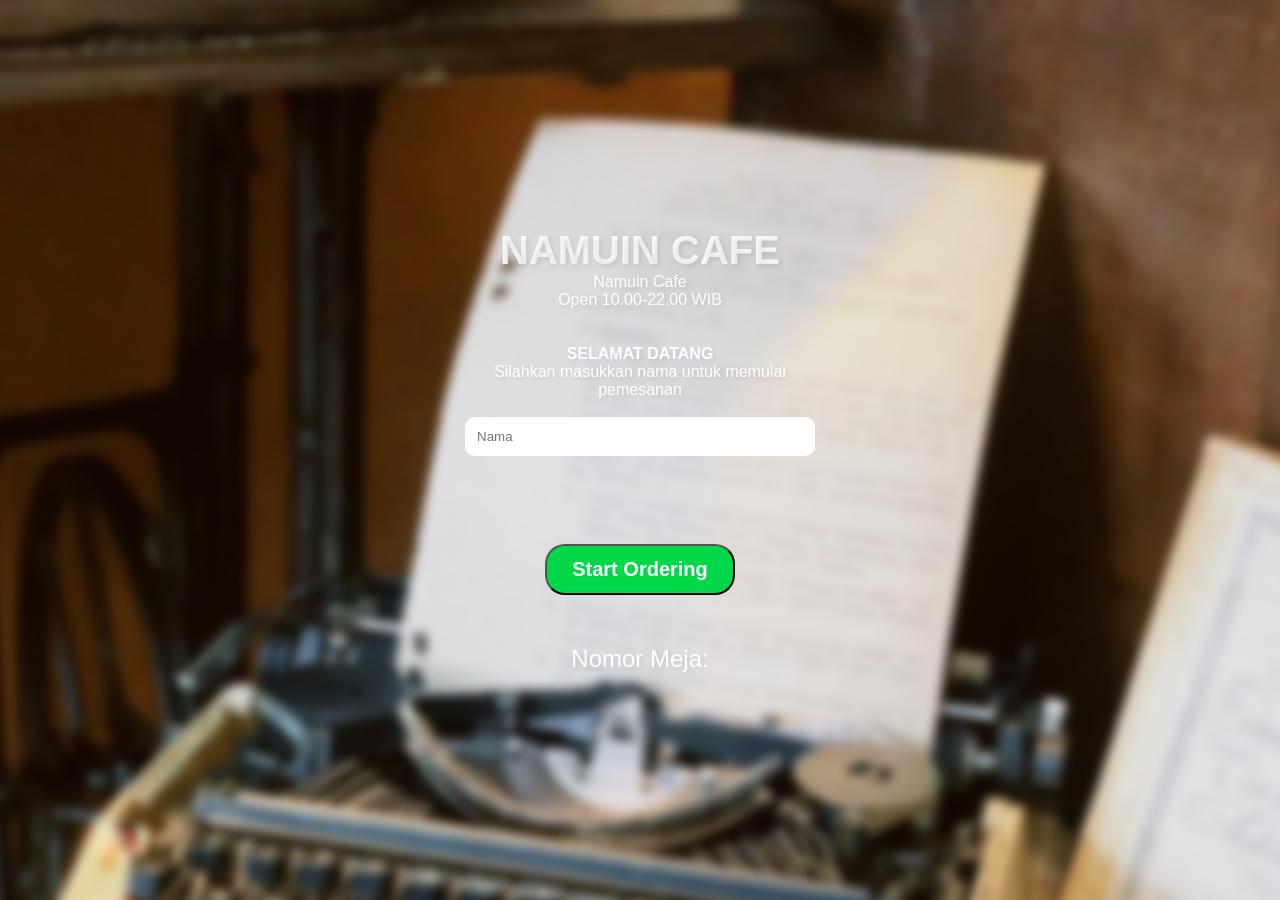
<file: index.html>
<!DOCTYPE html>
<html>
<head>
    <title>Pemesanan Cafe</title>
    <link rel="stylesheet" href="index.css">
</head>

<body>

<div class="container">

    <p><b>NAMUIN CAFE</b></p>
    <p>Namuin Cafe</p>
    <p>Open 10.00-22.00 WIB</p>

    <br><br>

    <p><b>SELAMAT DATANG</b></p>
    <p>Silahkan masukkan nama untuk memulai pemesanan</p>

    <br>

    <form>

    <input type="text" id="nama" placeholder="Nama">

    </form>

    <br>

    <button type="button" class="btn" id="startBtn">
    Start Ordering
</button>

    <p class="meja">Nomor Meja: </p>

</div>


<script src="script.js"></script>

</body>
</html>
</file>
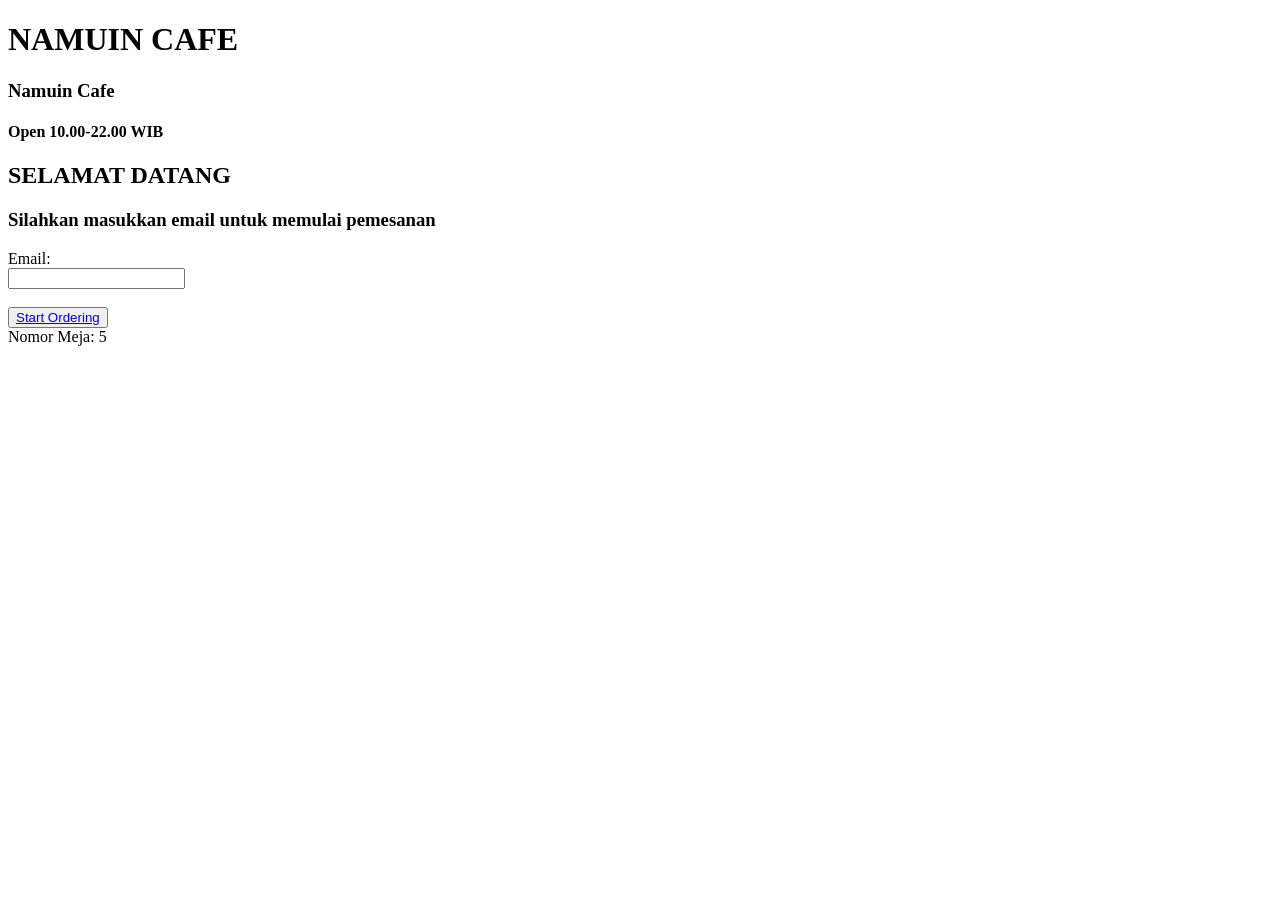
<file: page1.html>
<!DOCTYPE html>
<html>
    <head>
        <title>Pemesanan Cafe</title>
    </head>
    <body>
        <h1>NAMUIN CAFE</h1>
        <h3>Namuin Cafe</h3>
        <h4>Open 10.00-22.00 WIB</h4>
        
        <h2>SELAMAT DATANG</h2>
        <h3>Silahkan masukkan email untuk memulai pemesanan</h3>

        <form>
            Email: <br>
            <input type="email" name="email"><br><br>
        </form>

        <button> <a href="page2.html">Start Ordering</a></button>

        <footer>Nomor Meja: 5</footer>
    </body>
</html>
</file>
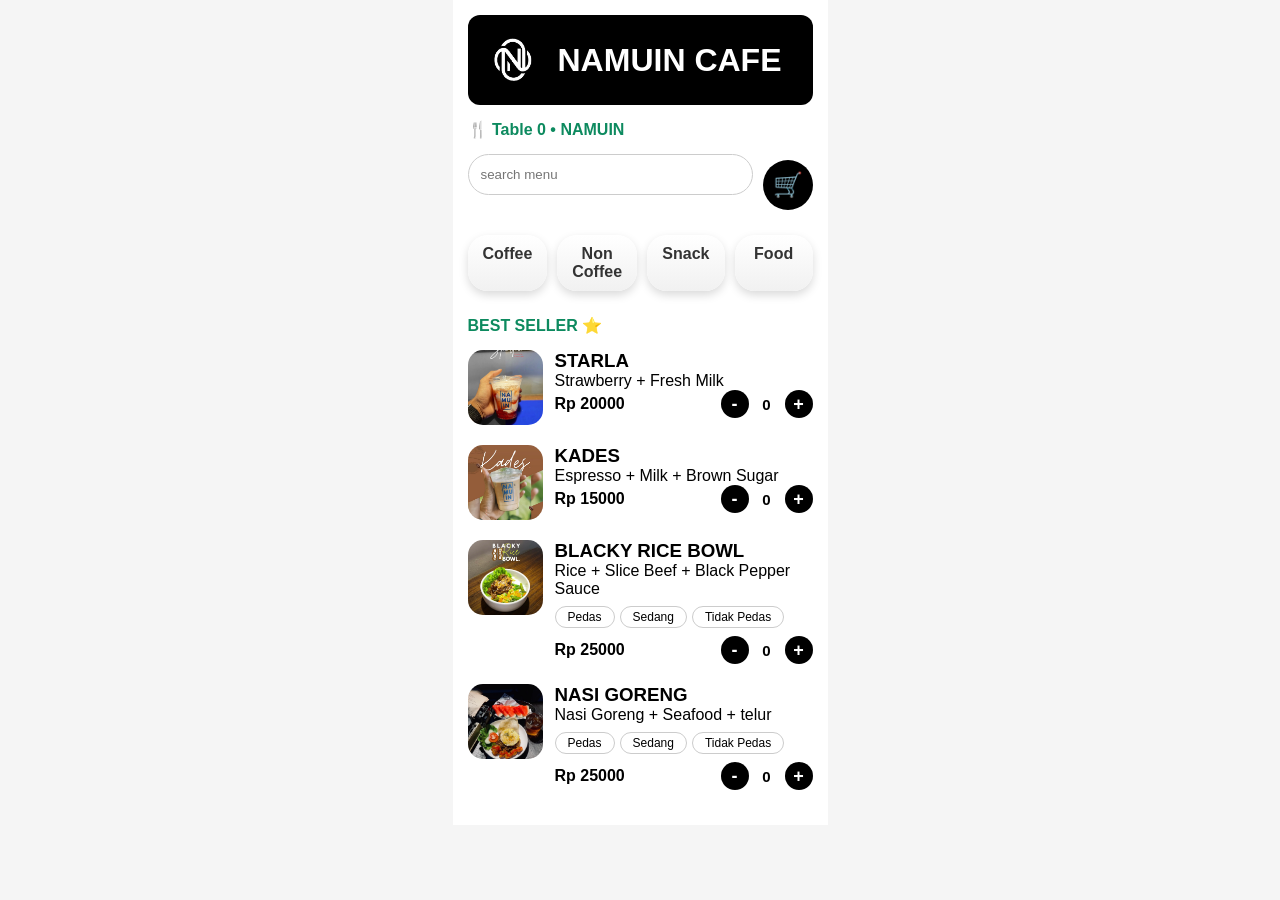
<file: page2.html>
<!DOCTYPE html>
<html lang="en">
<head>
    <meta charset="UTF-8">
    <meta name="viewport" content="width=device-width, initial-scale=1.0">
    <title>MENU</title>
    <link rel="stylesheet" href="page2.css">
</head>
<body>

<div class="container">

    <div class="logo-box">
        <img src="logoNamuinItem.jpeg" alt="Logo">
        <h1>NAMUIN CAFE</h1>
    </div>

    <div class="table-info">
        🍴 Table 0 • NAMUIN
    </div>

    <div class="search-container">
        <input
         type="search"
         class="search-box"
         placeholder="search menu">
        
        <a href="#" id="btnKeranjang" class="cart-btn">
            🛒
        </a>

    </div>

    <div class="category">
        <a href="pageCoffe.html">Coffee</a>
        <a href="pageNonCoffe.html">Non Coffee</a>
        <a href="pageSnack.html">Snack</a>
        <a href="pageFood.html">Food</a>
    </div>

    <div class="table-info">
        BEST SELLER ⭐
    </div>

    <!-- STARLA -->
    <div class="menu-item"  
         data-nama="Starla"
         data-harga="20000"
         data-gambar="starla.jpg.jpeg">
        
        <img src="starla.jpg.jpeg" alt="Starla">

        <div class="menu-info">

            <h3>STARLA</h3>

            <p>Strawberry + Fresh Milk</p>

            <div class="menu-footer">

                <strong>Rp 20000</strong>

                <div class="qty">
                    <button class="minus">-</button>
                    <span class="jumlah">0</span>
                    <button class="plus">+</button>
                </div>

            </div>

        </div>

    </div>

    <!-- KADES -->
    <div class="menu-item"
         data-nama="Kades"
         data-harga="15000"
         data-gambar="kades.jpg.jpeg">

        <img src="kades.jpg.jpeg" alt="Kades">

        <div class="menu-info">

            <h3>KADES</h3>

            <p>Espresso + Milk + Brown Sugar</p>

            <div class="menu-footer">

                <strong>Rp 15000</strong>

                <div class="qty">
                    <button class="minus">-</button>
                    <span class="jumlah">0</span>
                    <button class="plus">+</button>
                </div>

            </div>

        </div>

    </div>

    <!-- BLACKY -->
    <div class="menu-item"
         data-nama="Blacky Rice Bowl"
         data-harga="25000"
         data-gambar="blacky rice bowl.jpg.jpeg">

        <img src="blacky rice bowl.jpg.jpeg" alt="Blacky Rice Bowl">

        <div class="menu-info">

            <h3>BLACKY RICE BOWL</h3>

            <p>Rice + Slice Beef + Black Pepper Sauce</p>

            <div class="size">
                <span>Pedas</span>
                <span>Sedang</span>
                <span>Tidak Pedas</span>
            </div>

            <div class="menu-footer">

                <strong>Rp 25000</strong>

                <div class="qty">
                    <button class="minus">-</button>
                    <span class="jumlah">0</span>
                    <button class="plus">+</button>
                </div>

            </div>

        </div>

    </div>

    <!-- NASGOR -->
    <div class="menu-item"
         data-nama="Nasi Goreng"
         data-harga="25000"
         data-gambar="nasgor.JPG.jpeg">

        <img src="nasgor.JPG.jpeg" alt="Nasi Goreng">

        <div class="menu-info">

            <h3>NASI GORENG</h3>

            <p>Nasi Goreng + Seafood + telur </p>

            <div class="size">
                <span>Pedas</span>
                <span>Sedang</span>
                <span>Tidak Pedas</span>
            </div>

            <div class="menu-footer">

                <strong>Rp 25000</strong>

                <div class="qty">
                    <button class="minus">-</button>
                    <span class="jumlah">0</span>
                    <button class="plus">+</button>
                </div>

            </div>

        </div>

    </div>

</div>


<script src="page2.js"></script>

<button id="scrollBtn">↑</button>

</body>
</html>
</file>
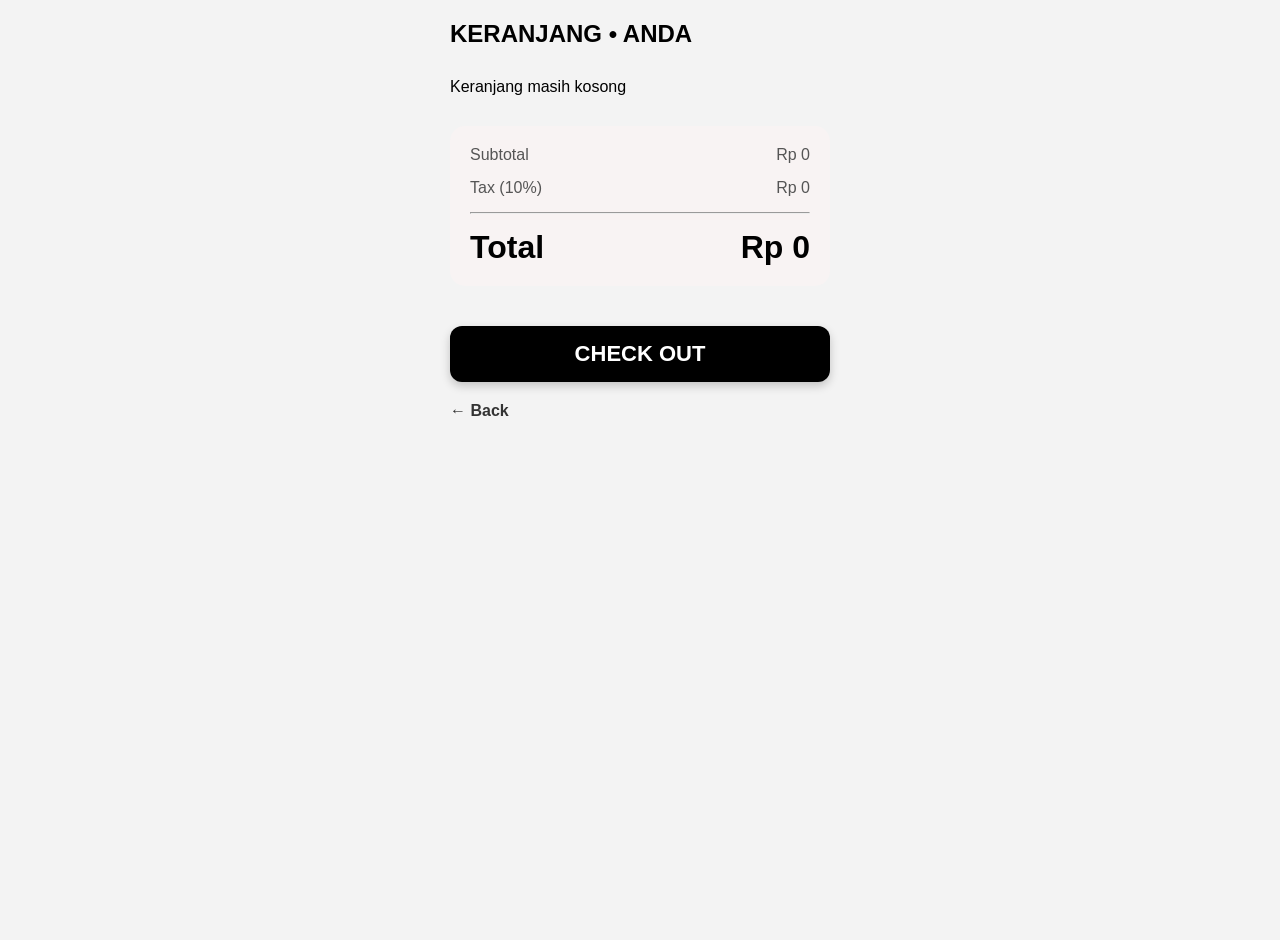
<file: page3.html>
<!DOCTYPE html>
<html lang="en">
<head>
    <meta charset="UTF-8">
    <meta name="viewport" content="width=device-width, initial-scale=1.0">
    <title>CheckOut</title>
    <link rel="stylesheet" href="page3.css">
</head>
<body>

<div class="container">

    <h2 class="judul">KERANJANG • ANDA</h2>

    <div id="listKeranjang"></div>

    <div class="summary">

        <div class="row">
            <span>Subtotal</span>
            <span id="subtotal">Rp 0</span>
        </div>

        <div class="row">
            <span>Tax (10%)</span>
            <span id="tax">Rp 0</span>
        </div>

        <hr>

        <div class="total">
            <span>Total</span>
            <span id="total">Rp 0</span>
        </div>

    </div>

    <a href="pageKeranjang.html" class="btn-checkout">
        CHECK OUT
    </a>

    <a href="page2.html" class="btn-back">
        ← Back
    </a>

</div>

<div id="listKeranjang"></div>

<p id="subtotal"></p>
<p id="tax"></p>
<p id="total"></p>

<script src="page3.js"></script>

</body>
</html>
</file>
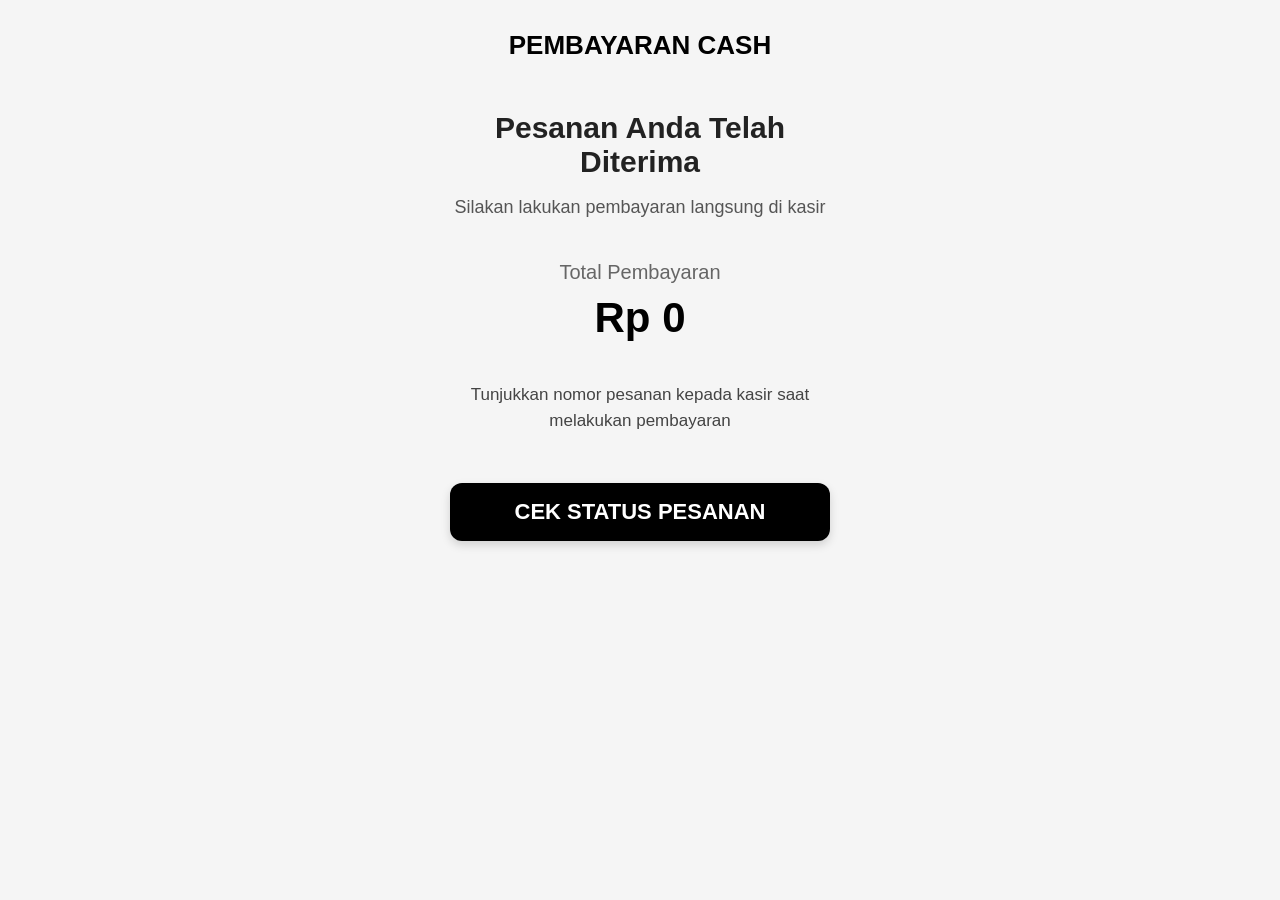
<file: pageCash.html>
<!DOCTYPE html>
<html lang="en">
<head>
    <meta charset="UTF-8">
    <meta name="viewport" content="width=device-width, initial-scale=1.0">
    <title>Pembayaran Cash</title>
    <link rel="stylesheet" href="pageCash.css">
</head>

<body>

    <div class="container">

        <h3>PEMBAYARAN CASH</h3>

        <p class="judul">
            Pesanan Anda Telah Diterima
        </p>

        <p class="subjudul">
            Silakan lakukan pembayaran langsung di kasir
        </p>

        <p class="label">
            Total Pembayaran
        </p>

        <p class="total" id="totalCash">
            Rp 0
        </p>

        <p class="info">
            Tunjukkan nomor pesanan kepada kasir saat melakukan pembayaran
        </p>

        <a href="pageStatusPesanan.html" class="btn-status">
            CEK STATUS PESANAN
        </a>

    </div>

    <script>

const data = JSON.parse(localStorage.getItem("keranjang")) || [];

let subtotal = 0;

data.forEach(item => {
    subtotal += (Number(item.harga) || 0) * (Number(item.qty) || 0);
});

const tax = subtotal * 0.1;
const total = subtotal + tax;

document.getElementById("totalCash").textContent =
    "Rp " + total.toLocaleString("id-ID");

</script>

</body>
</html>
</file>
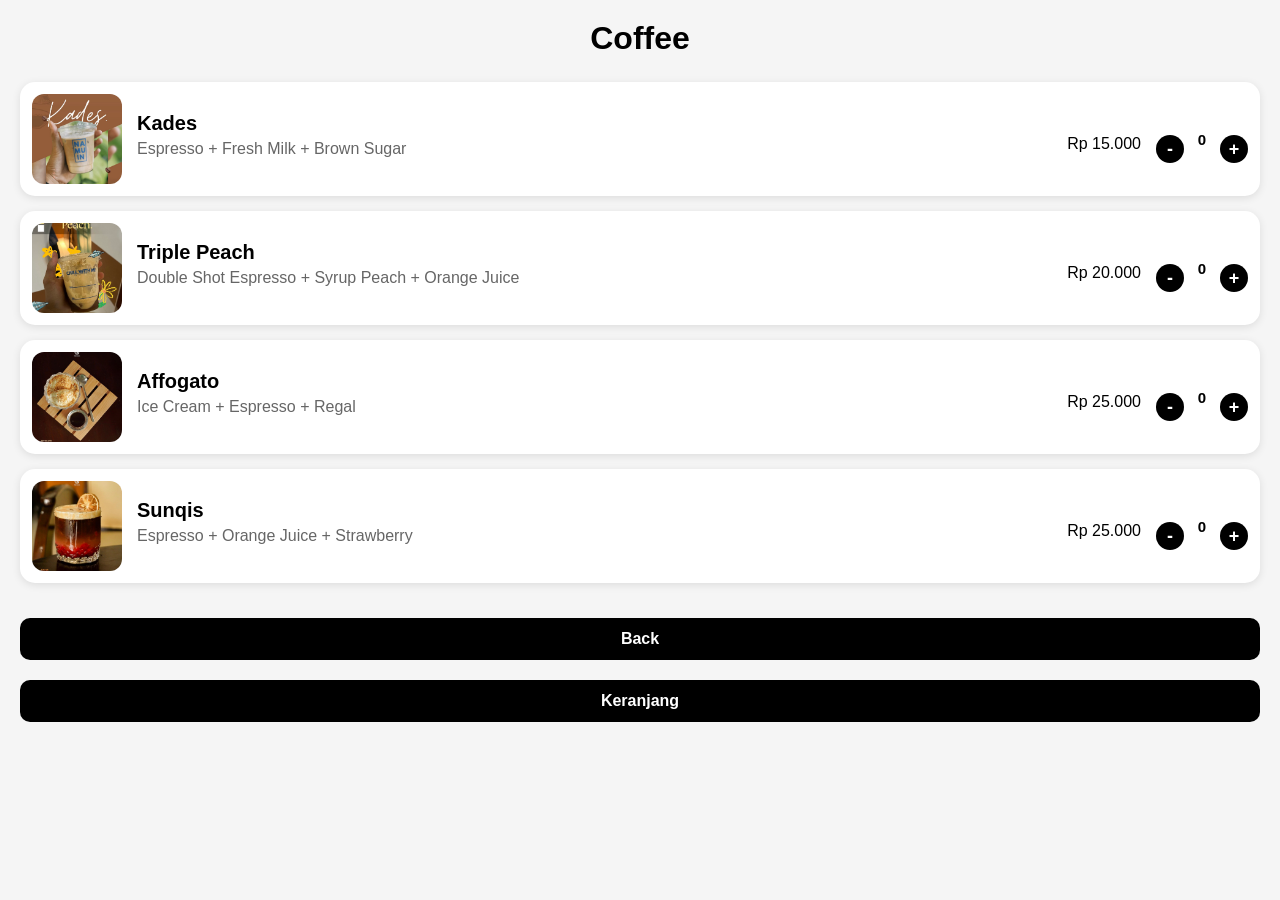
<file: pageCoffe.html>
<!DOCTYPE html>
<html lang="en">
<head>
    <meta charset="UTF-8">
    <meta name="viewport" content="width=device-width, initial-scale=1.0">
    <title>Coffee</title>
    <link rel="stylesheet" href="pageCoffe.css">
</head>
<body>

    <h1>Coffee</h1>

    <!-- KADES -->
    <div class="menu-item"
        data-nama="Kades"
        data-harga="15000"
        data-gambar="kades.jpg.jpeg">

        <img src="kades.jpg.jpeg" alt="Kades">

        <div class="menu-info">
            <h3>Kades</h3>
            <p>Espresso + Fresh Milk + Brown Sugar</p>
        </div>

        <div class="menu-footer">
            <span>Rp 15.000</span>
        </div>

        <div class="qty">
            <button type="button" class="minus">-</button>
            <span class="jumlah">0</span>
            <button type="button" class="plus">+</button>
        </div>  
    </div>

    <!-- TRIPLE PEACH -->
    <div class="menu-item"
        data-nama="Triple Peach"
        data-harga="20000"
        data-gambar="triple peach.jpg.jpeg">

        <img src="triple peach.jpg.jpeg" alt="Triple Peach">

        <div class="menu-info">
            <h3>Triple Peach</h3>
            <p>Double Shot Espresso + Syrup Peach + Orange Juice</p>
        </div>

        <div class="menu-footer">
            <span>Rp 20.000</span>
        </div>

        <div class="qty">
            <button type="button" class="minus">-</button>
            <span class="jumlah">0</span>
            <button type="button" class="plus">+</button>
        </div>
    </div>

    <!-- AFFOGATO -->
    <div class="menu-item"
        data-nama="Affogato"
        data-harga="25000"
        data-gambar="Affogato.jpg.jpeg">

        <img src="Affogato.jpg.jpeg" alt="Affogato">

        <div class="menu-info">
            <h3>Affogato</h3>
            <p>Ice Cream + Espresso + Regal</p>
        </div>

        <div class="menu-footer">
            <span>Rp 25.000</span>
        </div>

        <div class="qty">
            <button type="button" class="minus">-</button>
            <span class="jumlah">0</span>
            <button type="button" class="plus">+</button>
        </div>
    </div>

    <!-- SUNQIS -->
    <div class="menu-item"
        data-nama="Sunqis"
        data-harga="25000"
        data-gambar="Sunqis.jpg.jpeg">

        <img src="Sunqis.jpg.jpeg" alt="Sunqis">

        <div class="menu-info">
            <h3>Sunqis</h3>
            <p>Espresso + Orange Juice + Strawberry</p>
        </div>

        <div class="menu-footer">
            <span>Rp 25.000</span>
        </div>

        <div class="qty">
            <button type="button" class="minus">-</button>
            <span class="jumlah">0</span>
            <button type="button" class="plus">+</button>
        </div>
    </div>

    <button>
        <a href="page2.html">Back</a>
    </button>

    <button id="btnKeranjang">
        <a href="page3.html">Keranjang</a>
    </button>

    <script src="pageCoffe.js"></script>

</body>
</html>
</file>
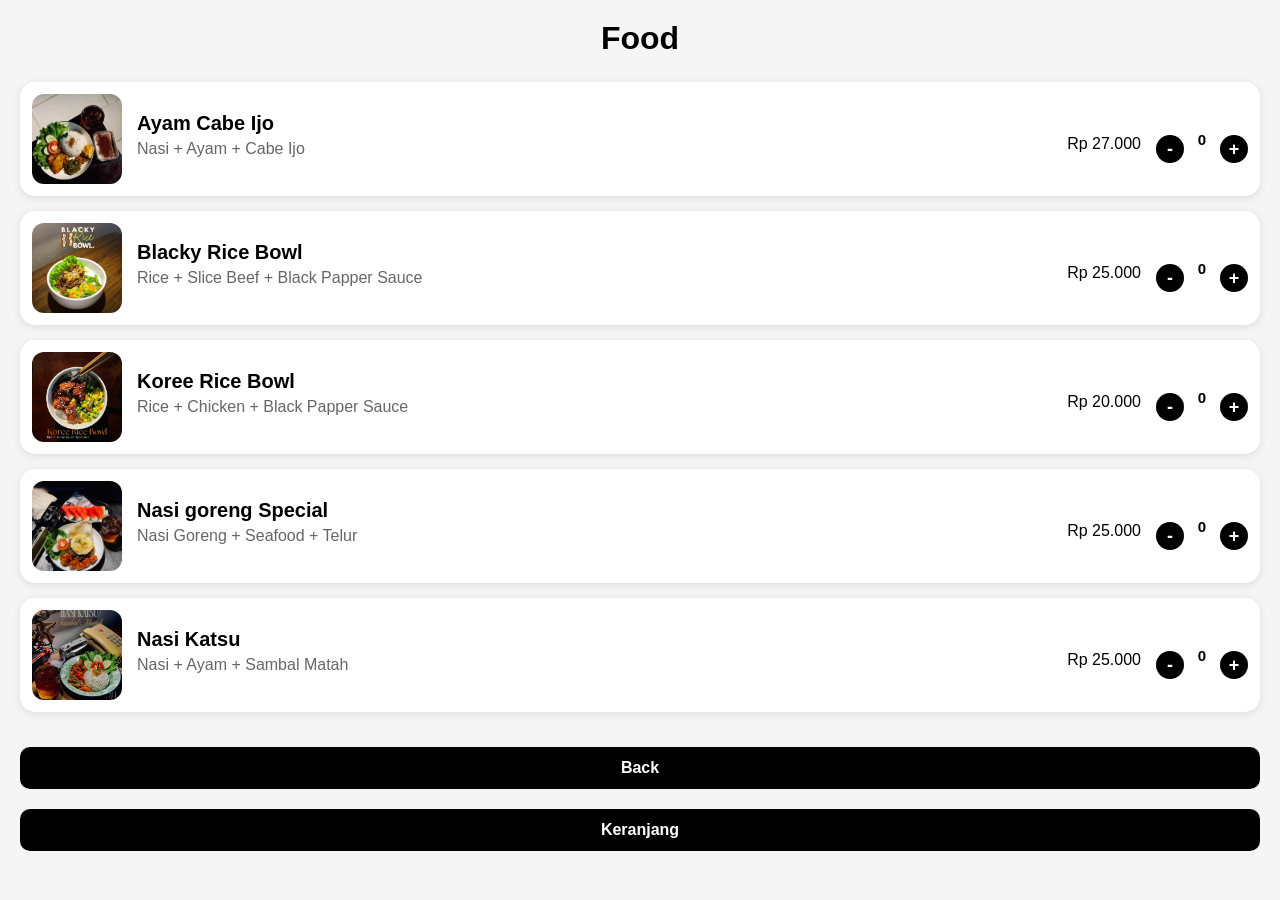
<file: pageFood.html>
<!DOCTYPE html>
<html lang="en">
<head>
    <meta charset="UTF-8">
    <meta name="viewport" content="width=device-width, initial-scale=1.0">
    <title>Coffee</title>
    <link rel="stylesheet" href="pageCoffe.css">
</head>
<body>

    <h1>Food</h1>

    <!-- Ayam Cabe Ijo -->
    <div class="menu-item"
        data-nama="Ayam Cabe Ijo"
        data-harga="27000"
        data-gambar="ayam cabe ijo.jpg.jpeg">

        <img src="ayam cabe ijo.JPG.jpeg" alt="Ayam Cabe Ijo">

        <div class="menu-info">
            <h3>Ayam Cabe Ijo</h3>
            <p>Nasi + Ayam + Cabe Ijo</p>
        </div>

        <div class="menu-footer">
            <span>Rp 27.000</span>
        </div>

        <div class="qty">
            <button type="button" class="minus">-</button>
            <span class="jumlah">0</span>
            <button type="button" class="plus">+</button>
        </div>  
    </div>

    <!-- Blacky Rice Bowl -->
    <div class="menu-item"
        data-nama="Blacky Rice Bowl"
        data-harga="25000"
        data-gambar="blacky rice bowl.jpg.jpeg">

        <img src="blacky rice bowl.jpg.jpeg" alt="Blacky Rice Bowl">

        <div class="menu-info">
            <h3>Blacky Rice Bowl</h3>
            <p>Rice + Slice Beef + Black Papper Sauce</p>
        </div>

        <div class="menu-footer">
            <span>Rp 25.000</span>
        </div>

        <div class="qty">
            <button type="button" class="minus">-</button>
            <span class="jumlah">0</span>
            <button type="button" class="plus">+</button>
        </div>
    </div>

    <!-- Koree Rice Bowl -->
    <div class="menu-item"
        data-nama="Koree Rice Bowl"
        data-harga="20000"
        data-gambar="koree rice bowl.jpg.jpeg">

        <img src="koree rice bowl.jpg.jpeg" alt="Affogato">

        <div class="menu-info">
            <h3>Koree Rice Bowl</h3>
            <p>Rice + Chicken + Black Papper Sauce</p>
        </div>

        <div class="menu-footer">
            <span>Rp 20.000</span>
        </div>

        <div class="qty">
            <button type="button" class="minus">-</button>
            <span class="jumlah">0</span>
            <button type="button" class="plus">+</button>
        </div>
    </div>

    <!-- Nasi Goreng -->
    <div class="menu-item"
        data-nama="Nasi Goreng"
        data-harga="25000"
        data-gambar="nasgor.jpg.jpeg">

        <img src="nasgor.JPG.jpeg" alt="Sunqis">

        <div class="menu-info">
            <h3>Nasi goreng Special</h3>
            <p>Nasi Goreng + Seafood + Telur</p>
        </div>

        <div class="menu-footer">
            <span>Rp 25.000</span>
        </div>

        <div class="qty">
            <button type="button" class="minus">-</button>
            <span class="jumlah">0</span>
            <button type="button" class="plus">+</button>
        </div>
    </div>

    <!-- Nasi Katsu -->
    <div class="menu-item"
         data-nama="Nasi Katsu"
         data-harga="25000"
         data-gambar="nasiKatsu.png">
        
        <img src="nasiKatsu.png" alt="Nasi Katsu">

        <div class="menu-info">
            <h3>Nasi Katsu</h3>
            <p>Nasi + Ayam + Sambal Matah</p>
        </div>

        <div class="menu-footer">
            <span>Rp 25.000</span>
        </div>

        <div class="qty">
            <button type="button" class="minus">-</button>
            <span class="jumlah">0</span>
            <button type="button" class="plus">+</button>
        </div>
    </div>

    <button>
        <a href="page2.html">Back</a>
    </button>

    <button id="btnKeranjang">
        <a href="page3.html">Keranjang</a>
    </button>

    <script src="pageCoffe.js"></script>

</body>
</html>
</file>
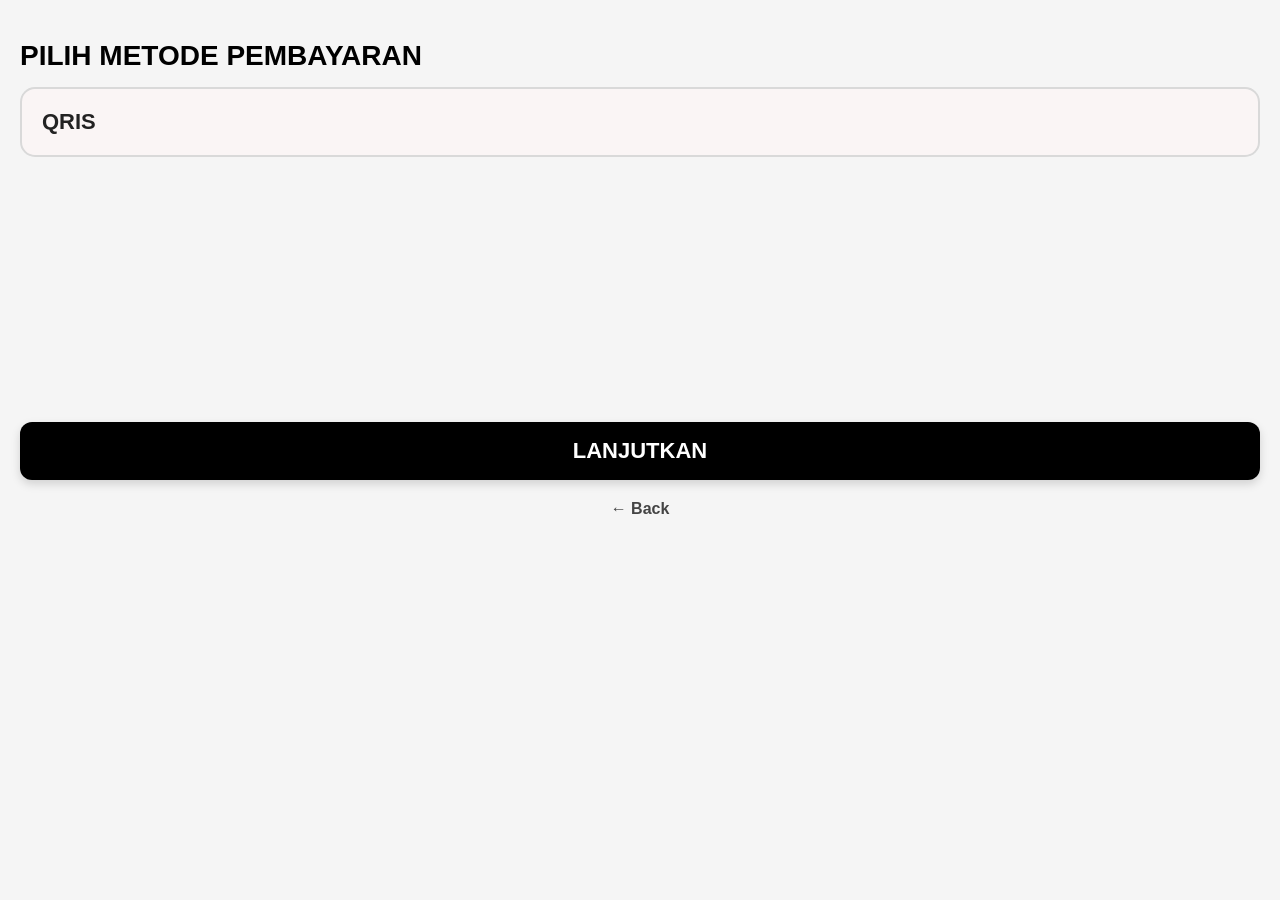
<file: pageKeranjang.html>
<!DOCTYPE html>
<html>
<head>
    <title>Metode Pembayaran</title>
    <link rel="stylesheet" href="pageKeranjang.css">
</head>
<body>

    <h2>PILIH METODE PEMBAYARAN</h2>

    <button>
        <a href="pageQris.html">
            QRIS
        </a>
    </button>

    <a href="pageQris.html" class="btn-lanjut">
        LANJUTKAN
    </a>

    <a href="page3.html" class="btn-back">
        ← Back
    </a>

</body>
</html>
</file>
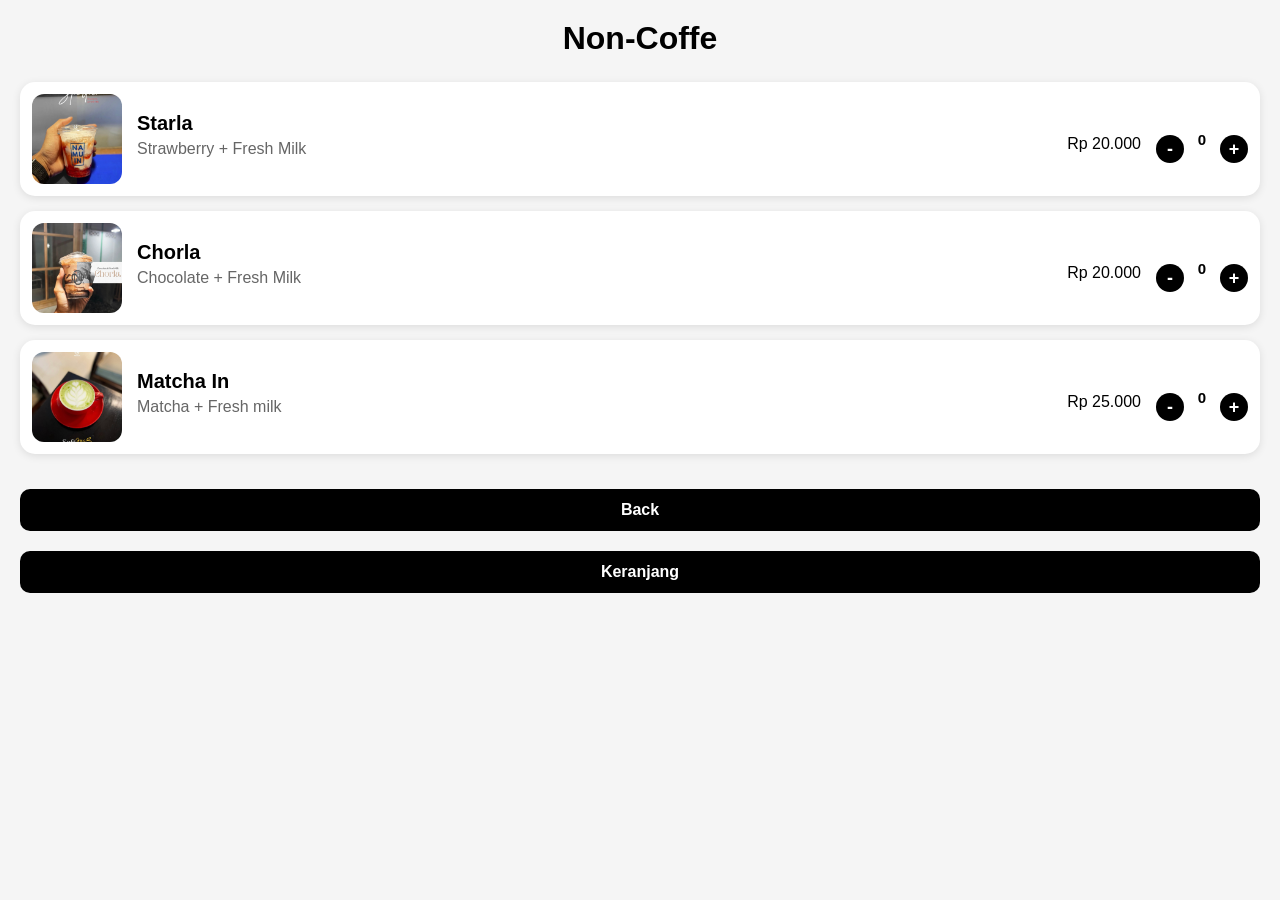
<file: pageNonCoffe.html>
<!DOCTYPE html>
<html lang="en">
<head>
    <meta charset="UTF-8">
    <meta name="viewport" content="width=device-width, initial-scale=1.0">
    <title>Coffee</title>
    <link rel="stylesheet" href="pageCoffe.css">
</head>
<body>

    <h1>Non-Coffe</h1>

    <!-- Starla -->
    <div class="menu-item"
        data-nama="Starla"
        data-harga="20000"
        data-gambar="starla.jpg.jpeg">

        <img src="starla.jpg.jpeg" alt="Starla">

        <div class="menu-info">
            <h3>Starla</h3>
            <p>Strawberry + Fresh Milk</p>
        </div>

        <div class="menu-footer">
            <span>Rp 20.000</span>
        </div>

        <div class="qty">
            <button type="button" class="minus">-</button>
            <span class="jumlah">0</span>
            <button type="button" class="plus">+</button>
        </div>  
    </div>

    <!-- Chorla -->
    <div class="menu-item"
        data-nama="Chorla"
        data-harga="20000"
        data-gambar="chorla.jpg.jpeg">

        <img src="chorla.jpg.jpeg" alt="chorla">

        <div class="menu-info">
            <h3>Chorla</h3>
            <p>Chocolate + Fresh Milk</p>
        </div>

        <div class="menu-footer">
            <span>Rp 20.000</span>
        </div>

        <div class="qty">
            <button type="button" class="minus">-</button>
            <span class="jumlah">0</span>
            <button type="button" class="plus">+</button>
        </div>
    </div>

    <!-- Matcha In -->
    <div class="menu-item"
        data-nama="Matcha In"
        data-harga="25000"
        data-gambar="matcha in.jpg.jpeg">

        <img src="matcha in.jpg.jpeg" alt="matcha In">

        <div class="menu-info">
            <h3>Matcha In</h3>
            <p>Matcha + Fresh milk</p>
        </div>

        <div class="menu-footer">
            <span>Rp 25.000</span>
        </div>

        <div class="qty">
            <button type="button" class="minus">-</button>
            <span class="jumlah">0</span>
            <button type="button" class="plus">+</button>
        </div>
    </div>

    <button>
        <a href="page2.html">Back</a>
    </button>

    <button id="btnKeranjang">
        <a href="page3.html">Keranjang</a>
    </button>

    <script src="pageCoffe.js"></script>

</body>
</html>
</file>
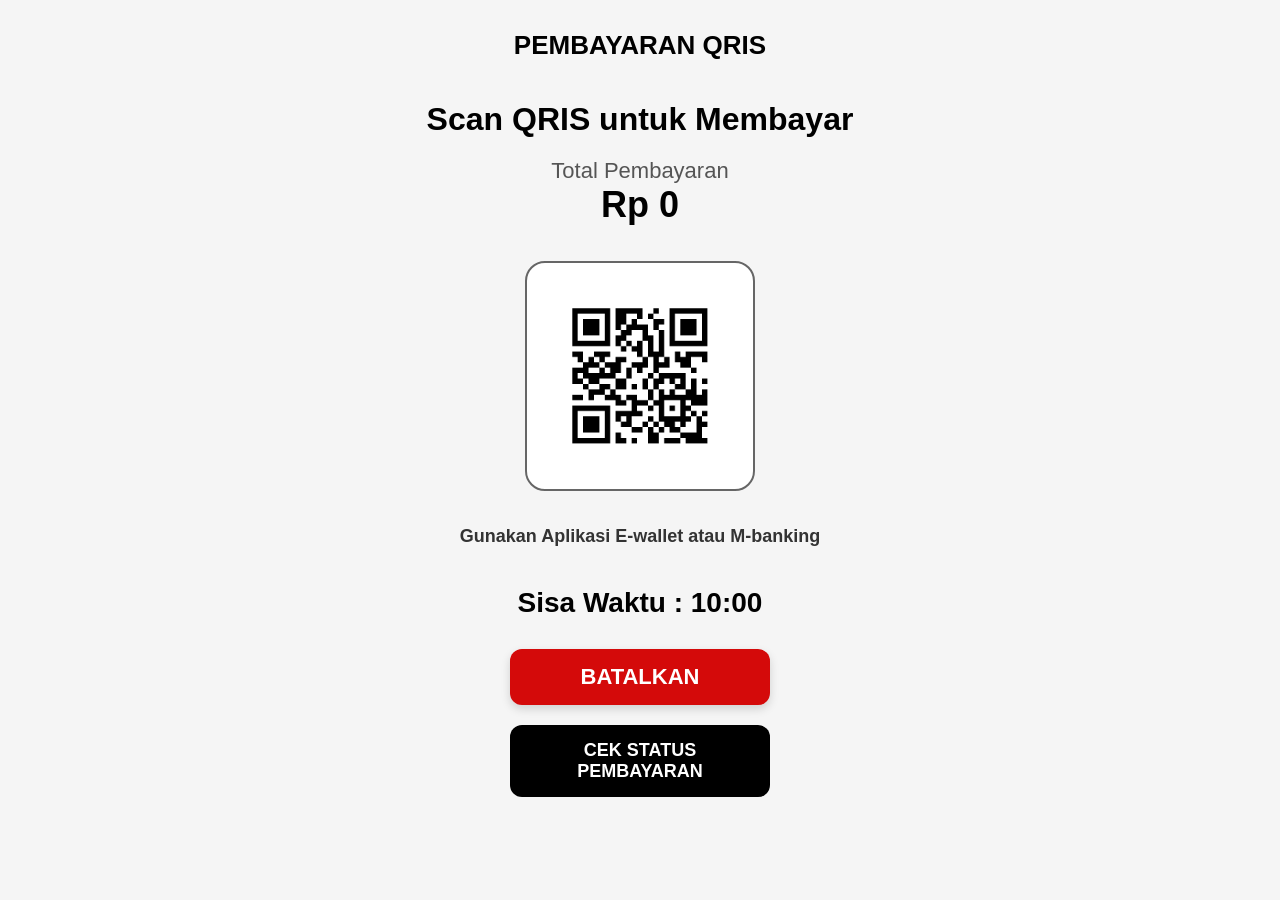
<file: pageQris.html>
<!DOCTYPE html>
<html>
<head>
    <title>Pembayaran QRIS</title>
    <link rel="stylesheet" href="pageQris.css">
</head>
<body>

    <h3>PEMBAYARAN QRIS</h3>

    <p class="judul">
        Scan QRIS untuk Membayar
    </p>

    <p class="total-text">
        Total Pembayaran
    </p>

    <p class="total" id="totalbayar">
        Rp 0
    </p>

    <div class="qr-box">
        <img src="qrcode.png" alt="QRIS">
    </div>

    <p class="info">
        Gunakan Aplikasi E-wallet atau M-banking
    </p>

    <p class="timer" id="timer">
        Sisa Waktu : 10.00
    </p>

    <a class="btn-batal">
        BATALKAN
    </a>

    <a href="pageStatusPayment.html" class="btn-status">
        CEK STATUS PEMBAYARAN
    </a>

    <script>

// 10 menit
let waktu = 10 * 60;

const timerElement = document.getElementById("timer");

const countdown = setInterval(() => {

    let menit = Math.floor(waktu / 60);
    let detik = waktu % 60;

    menit = menit.toString().padStart(2, "0");
    detik = detik.toString().padStart(2, "0");

    timerElement.textContent =
        `Sisa Waktu : ${menit}:${detik}`;

    waktu--;

    if (waktu < 0) {

        clearInterval(countdown);

        timerElement.textContent =
            "Waktu Pembayaran Habis";

        alert("Waktu pembayaran telah habis!");

    }

}, 1000);

</script>

<script>
const data = JSON.parse(localStorage.getItem("keranjang")) || [];

let subtotal = 0;

data.forEach(item => {
    subtotal += (Number(item.harga) || 0) * (Number(item.qty) || 0);
});

const tax = subtotal * 0.1;
const total = subtotal + tax;

document.getElementById("totalbayar").textContent =
    "Rp " + total.toLocaleString("id-ID");
</script>
</body>
</html>
</file>
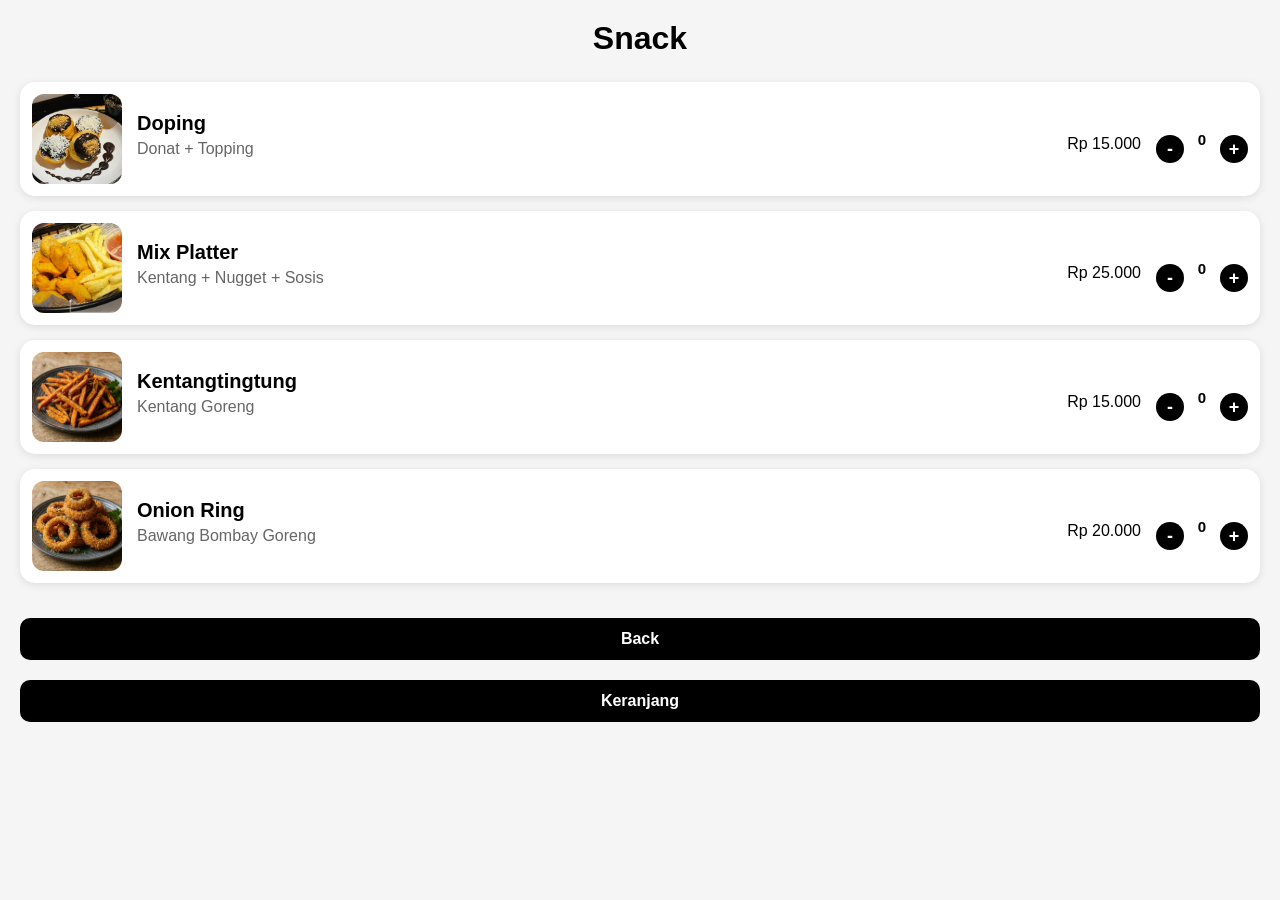
<file: pageSnack.html>
<!DOCTYPE html>
<html lang="en">
<head>
    <meta charset="UTF-8">
    <meta name="viewport" content="width=device-width, initial-scale=1.0">
    <title>Coffee</title>
    <link rel="stylesheet" href="pageCoffe.css">
</head>
<body>

    <h1>Snack</h1>

    <!-- doping -->
    <div class="menu-item"
        data-nama="Doping"
        data-harga="15000"
        data-gambar="doping.jpg.jpeg">

        <img src="doping.jpg.jpeg" alt="doping">

        <div class="menu-info">
            <h3>Doping</h3>
            <p>Donat + Topping</p>
        </div>

        <div class="menu-footer">
            <span>Rp 15.000</span>
        </div>

        <div class="qty">
            <button type="button" class="minus">-</button>
            <span class="jumlah">0</span>
            <button type="button" class="plus">+</button>
        </div>  
    </div>

    <!-- Mix Platter -->
     <div class="menu-item"
          data-nama="Mix Platter"
          data-harga="25000"
          data-gambar="MixPlatter.png">
        
        <img src="MixPlatter.png" alt="Mix Platter">

        <div class="menu-info">
            <h3>Mix Platter</h3>
            <p>Kentang + Nugget + Sosis</p>
        </div>

        <div class="menu-footer">
            <span>Rp 25.000</span>
        </div>

        <div class="qty">
            <button type="button" class="minus">-</button>
            <span class="jumlah">0</span>
            <button type="button" class="plus">+</button>
        </div>
    </div>

    <!-- Kentang Goreng -->
     <div class="menu-item"
          data-nama="Mix Platter"
          data-harga="15000"
          data-gambar="kentang.jpeg">
        
        <img src="kentang.jpeg" alt="kentang">

        <div class="menu-info">
            <h3>Kentangtingtung</h3>
            <p>Kentang Goreng</p>
        </div>

        <div class="menu-footer">
            <span>Rp 15.000</span>
        </div>

        <div class="qty">
            <button type="button" class="minus">-</button>
            <span class="jumlah">0</span>
            <button type="button" class="plus">+</button>
        </div>
    </div>

    <!-- Onion Ring -->
     <div class="menu-item"
          data-nama="Onion Ring"
          data-harga="20000"
          data-gambar="onionRing.jpeg">
        
        <img src="onionRing.jpeg" alt="onion Ring">

        <div class="menu-info">
            <h3>Onion Ring</h3>
            <p>Bawang Bombay Goreng</p>
        </div>

        <div class="menu-footer">
            <span>Rp 20.000</span>
        </div>

        <div class="qty">
            <button type="button" class="minus">-</button>
            <span class="jumlah">0</span>
            <button type="button" class="plus">+</button>
        </div>
    </div>

    <button>
        <a href="page2.html">Back</a>
    </button>

    <button id="btnKeranjang">
        <a href="page3.html">Keranjang</a>
    </button>

    <script src="pageCoffe.js"></script>

</body>
</html>
</file>
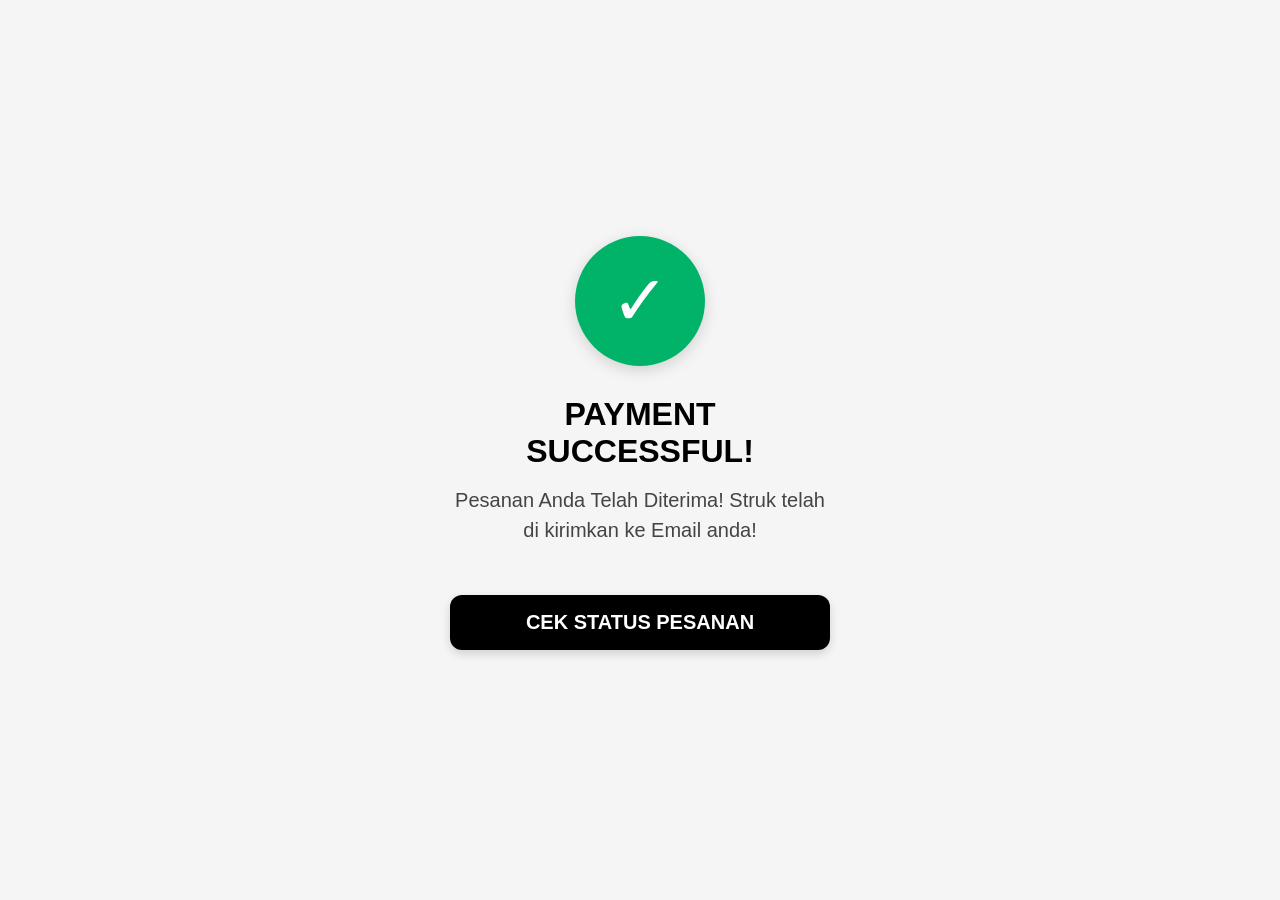
<file: pageStatusPayment.html>
<!DOCTYPE html>
<html lang="en">

<head>
    <meta charset="UTF-8">
    <meta name="viewport" content="width=device-width, initial-scale=1.0">
    <title>Status Pembayaran</title>

    <link rel="stylesheet" href="pageStatusPayment.css">
</head>

<body>

    <div class="container">

        <div class="success-icon">
            ✓
        </div>

        <p class="title">
            PAYMENT SUCCESSFUL!
        </p>

        <p class="subtitle">
            Pesanan Anda Telah Diterima!
            Struk telah di kirimkan ke Email anda!
        </p>
        

        <a href="pageStatusPesanan.html" class="btn-status">
            CEK STATUS PESANAN
        </a>

    </div>

</body>

</html>
</file>
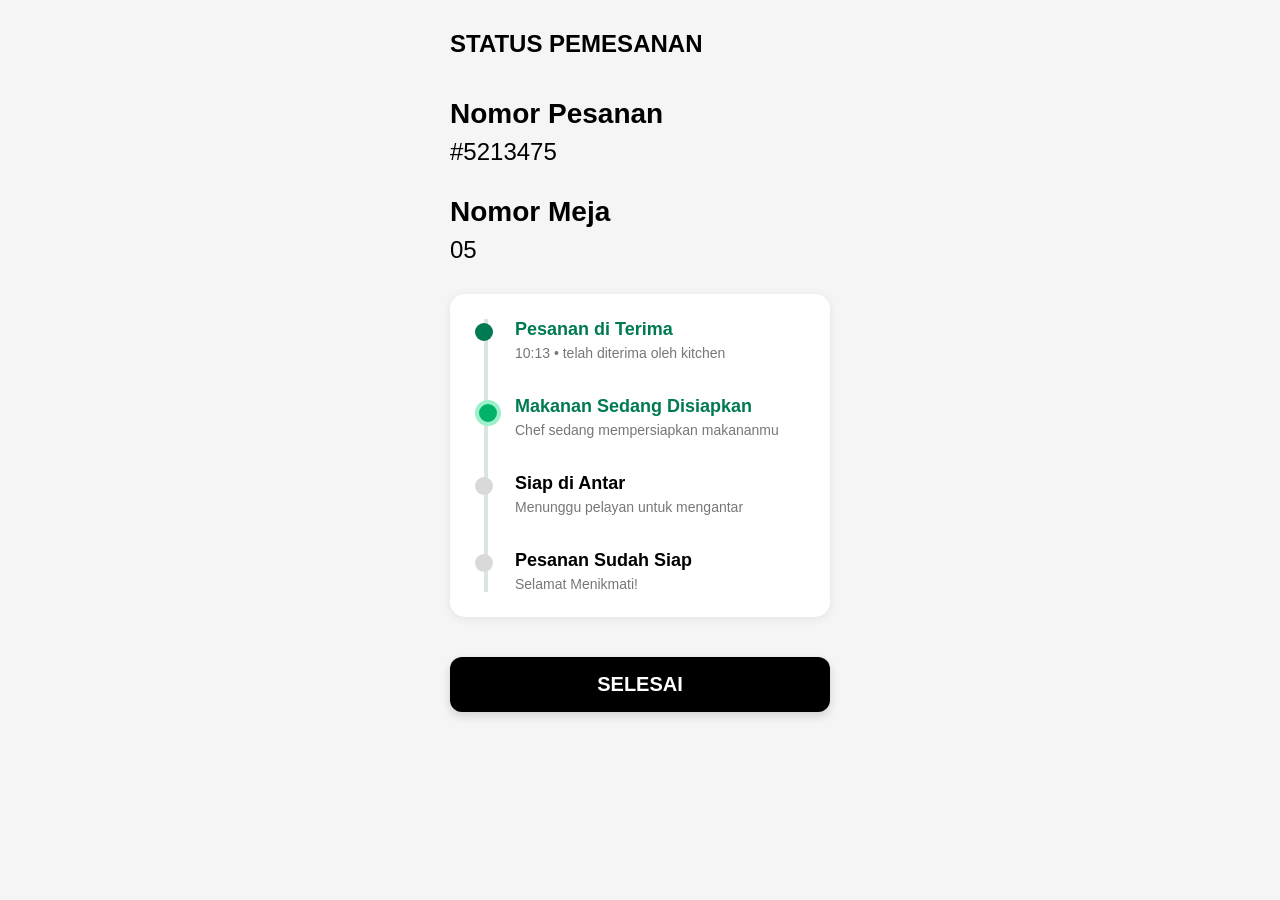
<file: pageStatusPesanan.html>
<!DOCTYPE html>
<html>
<head>
    <title>Status Pesanan</title>
    <link rel="stylesheet" href="pageStatusPesanan.css">
</head>

<body>

<div class="container">

    <div class="judul">
         STATUS PEMESANAN
    </div>

    <div class="label">
        Nomor Pesanan
    </div>

    <div class="value">
        #5213475
    </div>

    <div class="label">
        Nomor Meja
    </div>

    <div class="value">
        05
    </div>

    <div class="status-box">

        <div class="timeline">

            <div class="step done" id="step1">
                <div class="step-title">
                    Pesanan di Terima
                </div>

                <div class="step-desc">
                    10:13 • telah diterima oleh kitchen
                </div>
            </div>

            <div class="step active" id="step2">
                <div class="step-title">
                    Makanan Sedang Disiapkan
                </div>

                <div class="step-desc">
                    Chef sedang mempersiapkan makananmu
                </div>
            </div>

            <div class="step" id="step3">
                <div class="step-title">
                    Siap di Antar
                </div>

                <div class="step-desc">
                    Menunggu pelayan untuk mengantar
                </div>
            </div>

            <div class="step" id="step4">
                <div class="step-title">
                    Pesanan Sudah Siap
                </div>

                <div class="step-desc">
                    Selamat Menikmati!
                </div>
            </div>

        </div>

    </div>

    <a href="index.html" class="btn-selesai">
        SELESAI
    </a>

</div>

<script>

const step1 = document.getElementById("step1");
const step2 = document.getElementById("step2");
const step3 = document.getElementById("step3");
const step4 = document.getElementById("step4");

// 10 detik
setTimeout(() => {

    step2.classList.remove("active");
    step2.classList.add("done");

    step3.classList.add("active");

}, 10000);

// 20 detik
setTimeout(() => {

    step3.classList.remove("active");
    step3.classList.add("done");

    step4.classList.add("active");

}, 20000);

// 30 detik
setTimeout(() => {

    step4.classList.remove("active");
    step4.classList.add("done");

    alert("Pesanan Anda Sudah Siap!");

}, 30000);

</script>

</body>
</html>
</file>
<file: index.css>
:root{
            --primary:#00d84a;
            --primary-hover:#00b83f;
        }


        *{
            margin:0;
            padding:0;
            box-sizing:border-box;
            font-family: Arial, Helvetica, sans-serif;
        }

        body{


            height:100dvh;

            display:flex;
            flex-direction:column;
            justify-content:center;
            align-items:center;

            position:relative;
            color:rgb(255, 255, 255);

            text-shadow: 2px 2px 5px rgba(0,0,0,0.1);
        }

        /* Background gelap */
        body::before{
            content:"";
            position:fixed;
            top:0;
            left:0;

            width:100vw;
            height:100vh;

            background:url('bg\ page1.jpeg');
            background-size:cover;
            background-position:center;
            background-repeat:no-repeat;
            
            filter: blur(5px);

            transform: scale(1.1);
            z-index: -1;
        }

        /* Isi halaman */
        .container{
            position:relative;
            z-index:1;

            width:350px;
            text-align:center;
        }

        .logo{
            font-size:40px;
            font-weight:bold;
            margin-bottom:20px;
        }

        .info-cafe{
            background:rgb(61, 60, 60);
            color:black;

            padding:15px;
            border-radius:15px;

            margin-bottom:80px;
        }

        .info-cafe h3{
            margin-bottom:10px;
        }

        .judul{
            font-size:45px;
            font-weight:bold;

            margin-bottom:50px;
        }

        .deskripsi{
            margin-bottom:50px;
        }

        input{
            width:100%;

            padding:12px;
            border:none;
            border-radius:10px;

            margin-bottom:70px;
        }

        .btn{
            display:inline-block;
            padding:12px 25px;

            background:var(--primary);
            color:white;

            text-decoration:none;

            border-radius:20px;
            font-size:20px;
            font-weight:bold;

            transition:
                background-color 0.3s ease,
                transform 0.3s ease,
                box-shadow 0.3s ease;
        }

        .btn:hover{
            background:var(--primary-hover);

            transform:translateY(-4px);

            box-shadow:0 8px 20px rgba(0,0,0,0.3);
        }

        button a{
            color:white;
            text-decoration:none;
        }

        .meja{
            margin-top:50px;
            font-size:24px;
        }

        @keyframes fadeUp{
            from{
                opacity:0;
                transform:translateY(30px);
            }

            to{
                opacity:1;
                transform:translateY(0);
            }
        }

        .container p:nth-child(1){
            font-size: 40px;
            font-weight: bold;

            background: linear-gradient(
                90deg,
                #ffffff,
                #ffffff,
                #ffffff
            );

            -webkit-background-clip: text;
            -webkit-text-fill-color: transparent;
        }
        /* NAMUIN CAFE */
        .container p:nth-child(1){
            opacity:0;
            animation:fadeUp 1s ease forwards;
        }

        /* Namuin Cafe + Jam Operasional */
        .container p:nth-child(2),
        .container p:nth-child(3){
            opacity:0;
            animation:fadeUp 1s ease forwards;
            animation-delay:0.5s;
        }

        /* SELAMAT DATANG */
        .container p:nth-child(6){
            opacity:0;
            animation:fadeUp 1s ease forwards;
            animation-delay:1s;
        }

        /* Deskripsi */
        .container p:nth-child(7){
            opacity:0;
            animation:fadeUp 1s ease forwards;
            animation-delay:1.5s;
        }

        /* Tombol */
        .btn{
            opacity:0;
            animation:fadeUp 1s ease forwards;
            animation-delay:2s;
        }

        #nama{
            opacity:0;
            animation:fadeUp 1s ease forwards;
            animation-delay:1.6s;
        }


        @media screen and (max-width:768px){

            .container{
                width:90%;
            }

            .logo{
                font-size:32px;
            }

            .judul{
                font-size:35px;
            }

            input{
                font-size:14px;
            }

            .btn{
                width:100%;
            }

            .meja{
                font-size:18px;
            }
        }

        @media screen and (max-width:768px){

            .container{
                width:95%;
            }

            .logo{
                font-size:28px;
            }

            .judul{
                font-size:28px;
            }

            .btn{
                font-size:16px;
                padding:12px;
            }
        }

        .menu-card{
            transition:
                transform 0.3s ease,
                box-shadow 0.3s ease;
        }

        .menu-card:hover{
            transform:translateY(-8px);

            box-shadow:
            0 10px 20px rgba(0,0,0,0.2);
        }
</file>
<file: page2.css>
/* =========================
   ANIMASI HERO / HEADER
========================= */

.logo-box{
    animation:fadeUp 1s ease forwards;
}

.table-info{
    opacity:0;
    animation:fadeUp 1s ease forwards;
    animation-delay:0.4s;
}

.search-box{
    opacity:0;
    animation:fadeUp 1s ease forwards;
    animation-delay:0.8s;
}

/* =========================
   KEYFRAMES
========================= */

@keyframes fadeUp{
    from{
        opacity:0;
        transform:translateY(30px);
    }

    to{
        opacity:1;
        transform:translateY(0);
    }
}

/* =========================
   HOVER CARD MENU
========================= */

.menu-item{
    transition:
        transform 0.3s ease,
        box-shadow 0.3s ease;
}

.menu-item:hover{
    transform:translateY(-5px);

    box-shadow:0 8px 20px rgba(0,0,0,0.15);

    border-radius:12px;

    background:white;
}

/* =========================
   HOVER BUTTON
========================= */

button{
    transition:
        background-color 0.3s ease,
        transform 0.3s ease;
}

button:hover{
    background:#0d8a5f;
    transform:scale(1.03);
}

.qty button{
    transition:
        background-color 0.3s ease,
        transform 0.3s ease;
}

.qty button:hover{
    background:#0d8a5f;
    transform:scale(1.1);
}

/* =========================
   LINK BUTTON
========================= */

button a{
    transition:color 0.3s ease;
}

/* =========================
   RESPONSIVE TABLET
========================= */

@media screen and (max-width:768px){

    .container{
        width:100%;
        padding:15px;
    }

    .menu-item{
        gap:10px;
    }

    .menu-item img{
        width:80px;
        height:80px;
    }

    .menu-info h3{
        font-size:16px;
    }

    .menu-info p{
        font-size:13px;
    }
}

/* =========================
   RESPONSIVE HP
========================= */

@media screen and (max-width:180px){

    .container{
        width: 50%;
        padding: 10px;
    }

    .logo-box h1{
        font-size:18px;
    }

    .table-info{
        font-size:18px;
    }

    .menu-item{
        flex-direction:column;
        align-items:flex-start;
    }

    .menu-item img{
        width:100%;
        height:180px;
    }

    .qty{
        margin-top:10px;
    }

    button{
        font-size:14px;
    }
}

*{
    margin:0;
    padding:0;
    box-sizing:border-box;
    font-family:Arial, Helvetica, sans-serif;
}

body{
    background:#f5f5f5;
    display:flex;
    flex-direction:column;
    justify-content:center;
}

.container{
    max-width:375px;
    margin:auto;
    padding:15px;
    background:white;
}

.logo-box{
    background:black;
    color:white;

    border-radius:12px;

    padding:15px;

    display:flex;
    align-items:center;
    gap:15px;

    margin-bottom:15px;
}

.logo-box img{
    width:60px;
}

.table-info{
    color:#0d8a5f;
    font-weight:bold;
    margin-bottom:15px;
}

.search-box{
    width:100%;
    padding:12px;

    border:1px solid #ccc;
    border-radius:30px;

    margin-bottom:20px;
}

.search-container{
    display:flex;
    align-items:center;
    gap:10px;
    margin-bottom:20px;
}

.search-box{
    flex:1;
}

.cart-btn{
    width:50px;
    height:50px;

    background:#000;
    color:white;

    text-decoration:none;
    font-size:24px;

    border-radius:50%;

    display:flex;
    justify-content:center;
    align-items:center;

    transition:0.3s;
}

.cart-btn:hover{
    background:#0d8a5f;
    transform:scale(1.1);
}

.category{
    display:flex;
    justify-content:space-between;
    margin-bottom:25px;
}

.category a{
    color:black;
    text-decoration:none;
}

.menu-item{
    display:flex;
    gap:12px;
    margin-bottom:20px;
}

.menu-item img{
    width:75px;
    height:75px;

    border-radius:15px;
    object-fit:cover;
}

.menu-info{
    flex:1;
}

.size{
    display:flex;
    gap:5px;
    margin:8px 0;
}

.size span{
    border:1px solid #ccc;
    border-radius:20px;

    padding:3px 12px;
    font-size:12px;
}

.menu-footer{
    display:flex;
    justify-content:space-between;
    align-items:center;
}

.qty{
    display:flex;
    align-items:center;
    gap:5px;
}

.qty button{
    width:25px;
    height:25px;
}

.Menu-Footer{
    display:flex;
    justify-content:space-between;
    align-items:center;

    margin-top:10px;
}

.qty{
    display:flex;
    align-items:center;
    justify-content:center;
    gap:8px;
}

.qty button{
    width:28px;
    height:28px;

    border:none;
    border-radius:50%;

    background:black;
    color:white;

    font-size:18px;
    font-weight:bold;

    display:flex;
    justify-content:center;
    align-items:center;

    cursor:pointer;
}

.jumlah{
    width:20px;
    height:28px;

    display:flex;
    align-items:center;
    justify-content:center;

    font-size:15px;
    font-weight:bold;

    line-height:1;
}

#scrollBtn{
    position: fixed;
    bottom: 20px;
    right: 20px;

    width: 50px;
    height: 50px;

    border: none;
    border-radius: 50%;

    background: #0d8a5f;
    color: white;

    font-size: 24px;
    cursor: pointer;

    display: none;

    z-index: 999;
}

.category{
    display:flex;
    justify-content:space-between;
    gap:10px;
    margin-bottom:25px;
}

.category a{
    flex:1;

    text-align:center;
    text-decoration:none;

    padding:10px 15px;

    color:#333;
    font-weight:bold;

    background:linear-gradient(
        180deg,
        #ffffff,
        #f1f1f1
    );

    border-radius:20px;

    box-shadow:
        0 4px 10px rgba(0,0,0,0.15);

    transition:all 0.3s ease;
}

.category a:hover{
    transform:translateY(-3px);

    background:linear-gradient(
        180deg,
        #ffffff,
        #d9d9d9
    );

    box-shadow:
        0 8px 15px rgba(0,0,0,0.2);
}
</file>
<file: page3.css>
*{
    margin:0;
    padding:0;
    box-sizing:border-box;
    font-family:Arial, sans-serif;
}

body{
    background:#f3f3f3;
    display:flex;
    justify-content:center;
    padding:20px;
}

.container{
    width:380px;
    min-height:100vh;
}

.judul{
    color:#000000;
    margin-bottom:30px;
    font-size:24px;
}

.item{
    display:flex;
    gap:15px;
    align-items:center;

    background:white;
    padding:15px;
    border-radius:15px;
    margin-bottom:15px;
}

.item{
    display:flex;
    gap:15px;
    align-items:center;

    background:white;
    padding:15px;
    border-radius:15px;
    margin-bottom:15px;

    position:relative; /* TAMBAHKAN */
}

.menu-img{
    width:80px;
    height:80px;
    object-fit:cover;
    border-radius:15px;
}

.menu-info{
    flex:1;
}
.summary{
    background:#f8f3f3;
    padding:20px;
    border-radius:15px;
    margin-top:30px;
}

.row{
    display:flex;
    justify-content:space-between;
    margin-bottom:15px;
    color:#555;
}

.total{
    display:flex;
    justify-content:space-between;
    margin-top:15px;
    font-size:32px;
    font-weight:bold;
}

.total span:last-child{
    color:#000000;
}

.btn-checkout{
    display:block;
    text-align:center;
    background:#000000;
    color:white;
    text-decoration:none;
    padding:15px;
    border-radius:12px;
    margin-top:40px;
    font-size:22px;
    font-weight:bold;

    box-shadow:0 4px 10px rgba(0,0,0,0.2);
}

.btn-checkout:hover{
    background:#000000;
}

.btn-back{
    display:inline-block;
    margin-top:20px;
    color:#333;
    text-decoration:none;
    font-weight:bold;
}

.hapus-btn{
    position:absolute;
    top:10px;
    right:10px;

    background:rgb(61, 57, 57);
    color:white;

    border:none;
    border-radius:8px;

    width:35px;
    height:35px;

    cursor:pointer;
    font-size:18px;
    font-weight:bold;
}

.hapus-btn:hover{
    background: darkred;
}

/* =========================
   ANIMASI MASUK
========================= */

.judul{
    animation:fadeDown 1s ease;
}

.item{
    opacity:0;
    animation:fadeUp 0.8s ease forwards;
}

.item:nth-of-type(1){
    animation-delay:0.2s;
}

.item:nth-of-type(2){
    animation-delay:0.4s;
}

.summary{
    opacity:0;
    animation:fadeUp 0.8s ease forwards;
    animation-delay:0.6s;
}

.btn-checkout{
    opacity:0;
    animation:fadeUp 0.8s ease forwards;
    animation-delay:0.8s;
}

/* =========================
   KEYFRAMES
========================= */

@keyframes fadeUp{
    from{
        opacity:0;
        transform:translateY(30px);
    }

    to{
        opacity:1;
        transform:translateY(0);
    }
}

@keyframes fadeDown{
    from{
        opacity:0;
        transform:translateY(-20px);
    }

    to{
        opacity:1;
        transform:translateY(0);
    }
}

/* =========================
   HOVER CARD
========================= */

.item{
    transition:
        transform 0.3s ease,
        box-shadow 0.3s ease;
}

.item:hover{
    transform:translateY(-5px);
    box-shadow:0 8px 20px rgba(0,0,0,0.15);
}

/* =========================
   HOVER BUTTON
========================= */

.btn-checkout{
    transition:
        background-color 0.3s ease,
        transform 0.3s ease;
}

.btn-checkout:hover{
    background:#0d8a5f;
    transform:scale(1.03);
}

.btn-back{
    transition:color 0.3s ease;
}

.btn-back:hover{
    color:#0d8a5f;
}

/* =========================
   RESPONSIVE TABLET
========================= */

@media screen and (max-width:768px){

    .container{
        width:100%;
    }

    .total{
        font-size:28px;
    }
}

/* =========================
   RESPONSIVE HP
========================= */

@media screen and (max-width:480px){

    body{
        padding:10px;
    }

    .container{
        width:100%;
    }

    .judul{
        font-size:20px;
    }

    .item{
        gap:10px;
        padding:10px;
    }

    .menu-img{
        width:70px;
        height:70px;
    }

    .menu-info h3{
        font-size:16px;
    }

    .menu-info p{
        font-size:13px;
    }

    .total{
        font-size:24px;
    }

    .btn-checkout{
        font-size:18px;
    }
}
</file>
<file: pageCash.css>
*{
    margin:0;
    padding:0;
    box-sizing:border-box;
    font-family:Arial, Helvetica, sans-serif;
}

body{
    background:#f5f5f5;
    min-height:100vh;
    padding:30px 20px;
}

.container{
    max-width:380px;
    margin:auto;
    text-align:center;
}

h3{
    color:#000000;
    font-size:26px;
    font-weight:bold;
    margin-bottom:50px;
}

.cash-box{
    width:220px;
    height:140px;

    margin:0 auto 40px;

    background:white;

    border:2px solid #ccc;
    border-radius:20px;

    display:flex;
    justify-content:center;
    align-items:center;

    font-size:70px;

    box-shadow:0 4px 10px rgba(0,0,0,0.08);
}

.judul{
    font-size:30px;
    font-weight:bold;
    color:#222;
    margin-bottom:15px;
}

.subjudul{
    font-size:18px;
    color:#555;
    margin-bottom:40px;
    line-height:1.5;
}

.label{
    font-size:20px;
    color:#666;
    margin-bottom:10px;
}

.total{
    font-size:42px;
    font-weight:bold;
    color:#000000;
    margin-bottom:40px;
}

.info{
    font-size:17px;
    color:#444;
    margin-bottom:50px;
    line-height:1.5;
}

.btn-status{
    display:block;

    width:100%;

    padding:16px;

    background:#000000;
    color:white;

    text-decoration:none;

    border-radius:12px;

    font-size:22px;
    font-weight:bold;

    box-shadow:0 4px 10px rgba(0,0,0,0.15);
}

.btn-status:hover{
    background:#000000;
}

/* =========================
   ANIMASI MASUK
========================= */

h3{
    animation:fadeDown 1s ease;
}

.judul{
    opacity:0;
    animation:fadeUp 0.8s ease forwards;
    animation-delay:0.2s;
}

.total-text{
    opacity:0;
    animation:fadeUp 0.8s ease forwards;
    animation-delay:0.4s;
}

.total{
    opacity:0;
    animation:fadeUp 0.8s ease forwards;
    animation-delay:0.6s;
}

.qr-box{
    opacity:0;
    animation:fadeUp 0.8s ease forwards;
    animation-delay:0.8s;
}

.info{
    opacity:0;
    animation:fadeUp 0.8s ease forwards;
    animation-delay:1s;
}

.timer{
    opacity:0;
    animation:fadeUp 0.8s ease forwards;
    animation-delay:1.2s;
}

.btn-batal{
    opacity:0;
    animation:fadeUp 0.8s ease forwards;
    animation-delay:1.4s;
}

.btn-status{
    opacity:0;
    animation:fadeUp 0.8s ease forwards;
    animation-delay:1.6s;
}

/* =========================
   KEYFRAMES
========================= */

@keyframes fadeUp{
    from{
        opacity:0;
        transform:translateY(30px);
    }

    to{
        opacity:1;
        transform:translateY(0);
    }
}

@keyframes fadeDown{
    from{
        opacity:0;
        transform:translateY(-20px);
    }

    to{
        opacity:1;
        transform:translateY(0);
    }
}

/* =========================
   HOVER QR BOX
========================= */

.qr-box{
    transition:
        transform 0.3s ease,
        box-shadow 0.3s ease;
}

.qr-box:hover{
    transform:translateY(-5px);
    box-shadow:0 8px 20px rgba(0,0,0,0.15);
}

/* =========================
   HOVER BUTTON
========================= */

.btn-batal,
.btn-status{
    transition:
        background-color 0.3s ease,
        transform 0.3s ease;
}

.btn-batal:hover{
    background:#b50000;
    transform:scale(1.03);
}

.btn-status:hover{
    background:#0d8a5f;
    transform:scale(1.03);
}

/* =========================
   RESPONSIVE TABLET
========================= */

@media screen and (max-width:768px){

    .judul{
        font-size:28px;
    }

    .total{
        font-size:32px;
    }
}

/* =========================
   RESPONSIVE HP
========================= */

@media screen and (max-width:480px){

    body{
        padding:20px 10px;
    }

    h3{
        font-size:22px;
    }

    .judul{
        font-size:24px;
    }

    .total{
        font-size:28px;
    }

    .qr-box{
        width:200px;
        height:200px;
    }

    .qr-box img{
        width:150px;
        height:150px;
    }

    .info{
        font-size:16px;
    }

    .timer{
        font-size:22px;
    }

    .btn-batal,
    .btn-status{
        width:100%;
        max-width:260px;
        font-size:16px;
    }
}
</file>
<file: pageCoffe.css>
*{
    margin:0;
    padding:0;
    box-sizing:border-box;
    font-family:Arial, sans-serif;
}

body{
    background:#f5f5f5;
    padding:20px;
}

h1{
    text-align:center;
    margin-bottom:25px;
}

/* Card Menu */
.menu-item{
    display:flex;
    align-items:center;
    gap:15px;

    background:white;
    padding:12px;
    margin-bottom:15px;

    border-radius:15px;
    box-shadow:0 2px 8px rgba(0,0,0,0.1);
}

.menu-item img{
    width:90px;
    height:90px;

    object-fit:cover;
    border-radius:12px;
}

.menu-info{
    flex:1;
}

.menu-info h3{
    font-size:20px;
    margin-bottom:5px;
}

.menu-info p{
    color:#666;
    margin-bottom:8px;
}

.menu-info span{
    font-size:18px;
    font-weight:bold;
    color:#000;
}

/* Tombol Back */
button{
    width:100%;
    padding:12px;

    background:#000;
    border:none;
    border-radius:10px;

    margin-top:20px;
}

button a{
    color:white;
    text-decoration:none;
    font-size:16px;
    font-weight:bold;
}

.menu-footer{
    display:flex;
    justify-content:space-between;
    align-items:center;

    margin-top:10px;
}

.qty{
    display:flex;
    align-items:center;
    justify-content:center;
    gap:8px;
}

.qty button{
    width:28px;
    height:28px;

    border:none;
    border-radius:50%;

    background:black;
    color:white;

    font-size:18px;
    font-weight:bold;

    display:flex;
    justify-content:center;
    align-items:center;

    cursor:pointer;
}

.jumlah{
    width:20px;
    height:28px;

    display:flex;
    align-items:center;
    justify-content:center;

    font-size:15px;
    font-weight:bold;

    line-height:1;
}

/* =========================
   ANIMASI MASUK
========================= */

h1{
    animation:fadeDown 1s ease;
}

.Menu-Item{
    opacity:0;
    animation:fadeUp 0.8s ease forwards;
}

.Menu-Item:nth-child(2){
    animation-delay:0.2s;
}

.Menu-Item:nth-child(3){
    animation-delay:0.4s;
}

.Menu-Item:nth-child(4){
    animation-delay:0.6s;
}

.Menu-Item:nth-child(5){
    animation-delay:0.8s;
}

/* =========================
   KEYFRAMES
========================= */

@keyframes fadeUp{
    from{
        opacity:0;
        transform:translateY(30px);
    }

    to{
        opacity:1;
        transform:translateY(0);
    }
}

@keyframes fadeDown{
    from{
        opacity:0;
        transform:translateY(-20px);
    }

    to{
        opacity:1;
        transform:translateY(0);
    }
}

/* =========================
   HOVER CARD MENU
========================= */

.Menu-Item{
    transition:
        transform 0.3s ease,
        box-shadow 0.3s ease;
}

.Menu-Item:hover{
    transform:translateY(-5px);

    box-shadow:0 8px 20px rgba(0,0,0,0.15);
}

/* =========================
   HOVER BUTTON
========================= */

button{
    transition:
        background-color 0.3s ease,
        transform 0.3s ease;
}

button:hover{
    background:#0d8a5f;
    transform:scale(1.03);
}

.qty button:hover{
    background:#0d8a5f;
    transform:scale(1.1);
}

/* =========================
   RESPONSIVE TABLET
========================= */

@media screen and (max-width:768px){

    body{
        padding:15px;
    }

    .menu-item img{
        width:80px;
        height:80px;
    }

    .Menu-Info h3{
        font-size:18px;
    }

    .Menu-Info p{
        font-size:14px;
    }
}

/* =========================
   RESPONSIVE HP
========================= */

@media screen and (max-width:480px){

    body{
        padding:10px;
    }

    h1{
        font-size:28px;
    }

    .Menu-Item{
        gap:10px;
    }

    .Menu-Item img{
        width:70px;
        height:70px;
    }

    .Menu-Info h3{
        font-size:16px;
    }

    .Menu-Info p{
        font-size:12px;
    }

    .qty button{
        width:25px;
        height:25px;
    }
}
</file>
<file: pageKeranjang.css>
*{
    margin:0;
    padding:0;
    box-sizing:border-box;
    font-family:Arial, Helvetica, sans-serif;
}

body{
    background:#f5f5f5;
    min-height:100vh;
    padding:40px 20px;
}

h2{
    color:#000000;
    margin-bottom:15px;
    font-size:28px;
}

p{
    margin-bottom:15px;
    color:#444;
}

/* tombol pilihan pembayaran */
button{
    width:100%;
    padding:20px;
    margin-bottom:15px;

    background:#faf5f5;
    border:2px solid #d9d9d9;
    border-radius:15px;

    text-align:left;
    cursor:pointer;
    transition:0.3s;
}

button:hover{
    border-color:#007a52;
}

button a{
    text-decoration:none;
    color:#222;
    font-size:22px;
    font-weight:bold;
    display:block;
}

/* tombol lanjutkan */
.btn-lanjut{
    display:block;
    width:100%;
    margin-top:250px;

    padding:16px;
    background:#000000;

    color:white;
    text-decoration:none;
    text-align:center;

    border-radius:12px;
    font-size:22px;
    font-weight:bold;

    box-shadow:0 4px 10px rgba(0,0,0,0.15);
}

.btn-lanjut:hover{
    background:#006244;
}

/* tombol back */
.btn-back{
    display:block;
    text-align:center;
    margin-top:20px;

    text-decoration:none;
    color:#444;
    font-weight:bold;
}

/* =========================
   ANIMASI MASUK
========================= */

h2{
    animation:fadeDown 1s ease;
}

button:nth-of-type(1){
    opacity:0;
    animation:fadeUp 0.8s ease forwards;
    animation-delay:0.3s;
}

button:nth-of-type(2){
    opacity:0;
    animation:fadeUp 0.8s ease forwards;
    animation-delay:0.6s;
}

.btn-lanjut{
    opacity:0;
    animation:fadeUp 0.8s ease forwards;
    animation-delay:0.9s;
}

.btn-back{
    opacity:0;
    animation:fadeUp 0.8s ease forwards;
    animation-delay:1.2s;
}

/* =========================
   KEYFRAMES
========================= */

@keyframes fadeUp{
    from{
        opacity:0;
        transform:translateY(30px);
    }

    to{
        opacity:1;
        transform:translateY(0);
    }
}

@keyframes fadeDown{
    from{
        opacity:0;
        transform:translateY(-20px);
    }

    to{
        opacity:1;
        transform:translateY(0);
    }
}

/* =========================
   HOVER CARD PEMBAYARAN
========================= */

button{
    transition:
        transform 0.3s ease,
        box-shadow 0.3s ease,
        border-color 0.3s ease;
}

button:hover{
    transform:translateY(-5px);
    border-color:#007a52;
    box-shadow:0 8px 20px rgba(0,0,0,0.15);
}

/* =========================
   HOVER TOMBOL LANJUT
========================= */

.btn-lanjut{
    transition:
        background-color 0.3s ease,
        transform 0.3s ease;
}

.btn-lanjut:hover{
    background:#0d8a5f;
    transform:scale(1.03);
}

/* =========================
   HOVER BACK
========================= */

.btn-back{
    transition:color 0.3s ease;
}

.btn-back:hover{
    color:#0d8a5f;
}

/* =========================
   RESPONSIVE TABLET
========================= */

@media screen and (max-width:768px){

    h2{
        font-size:24px;
    }

    button a{
        font-size:20px;
    }
}

/* =========================
   RESPONSIVE HP
========================= */

@media screen and (max-width:480px){

    body{
        padding:25px 15px;
    }

    h2{
        font-size:22px;
    }

    button{
        padding:16px;
    }

    button a{
        font-size:18px;
    }

    .btn-lanjut{
        margin-top:120px;
        font-size:18px;
    }
}
</file>
<file: pageQris.css>
*{
    margin:0;
    padding:0;
    box-sizing:border-box;
    font-family:Arial, Helvetica, sans-serif;
}

body{
    background:#f5f5f5;
    min-height:100vh;
    padding:30px 20px;
    text-align:center;
}

h3{
    color:#000000;
    font-size:26px;
    margin-bottom:40px;
    font-weight:bold;
}

.judul{
    font-size:32px;
    font-weight:bold;
    margin-bottom:20px;
}

.total-text{
    font-size:22px;
    color:#555;
}

.total{
    font-size:36px;
    font-weight:bold;
    margin-bottom:35px;
}

.qr-box{
    width:230px;
    height:230px;

    margin:0 auto 35px;

    background:white;
    border:2px solid #666;
    border-radius:20px;

    display:flex;
    justify-content:center;
    align-items:center;
}

.qr-box img{
    width:180px;
    height:180px;
}

.info{
    font-size:18px;
    font-weight:bold;
    color:#333;
    margin-bottom:40px;
}

.timer{
    font-size:28px;
    font-weight:bold;
    margin-bottom:30px;
}

.btn-batal{
    display:block;

    width:260px;
    margin:0 auto;

    padding:15px;

    background:#d40a0a;
    color:white;

    text-decoration:none;
    border-radius:12px;

    font-size:22px;
    font-weight:bold;

    box-shadow:0 4px 10px rgba(0,0,0,0.15);
}

.btn-batal:hover{
    background:#e60000;
}

.btn-status{
    display:block;

    width:260px;
    margin:20px auto;

    padding:15px;

    background:#000000;
    color:white;

    text-decoration:none;
    border-radius:12px;

    font-size:18px;
    font-weight:bold;
}

/* =========================
   ANIMASI MASUK
========================= */

h3{
    animation:fadeDown 1s ease;
}

.judul{
    opacity:0;
    animation:fadeUp 0.8s ease forwards;
    animation-delay:0.2s;
}

.total-text{
    opacity:0;
    animation:fadeUp 0.8s ease forwards;
    animation-delay:0.4s;
}

.total{
    opacity:0;
    animation:fadeUp 0.8s ease forwards;
    animation-delay:0.6s;
}

.qr-box{
    opacity:0;
    animation:fadeUp 0.8s ease forwards;
    animation-delay:0.8s;
}

.info{
    opacity:0;
    animation:fadeUp 0.8s ease forwards;
    animation-delay:1s;
}

.timer{
    opacity:0;
    animation:fadeUp 0.8s ease forwards;
    animation-delay:1.2s;
}

.btn-batal{
    opacity:0;
    animation:fadeUp 0.8s ease forwards;
    animation-delay:1.4s;
}

.btn-status{
    opacity:0;
    animation:fadeUp 0.8s ease forwards;
    animation-delay:1.6s;
}

/* =========================
   KEYFRAMES
========================= */

@keyframes fadeUp{
    from{
        opacity:0;
        transform:translateY(30px);
    }

    to{
        opacity:1;
        transform:translateY(0);
    }
}

@keyframes fadeDown{
    from{
        opacity:0;
        transform:translateY(-20px);
    }

    to{
        opacity:1;
        transform:translateY(0);
    }
}

/* =========================
   HOVER QR BOX
========================= */

.qr-box{
    transition:
        transform 0.3s ease,
        box-shadow 0.3s ease;
}

.qr-box:hover{
    transform:translateY(-5px);
    box-shadow:0 8px 20px rgba(0,0,0,0.15);
}

/* =========================
   HOVER BUTTON
========================= */

.btn-batal,
.btn-status{
    transition:
        background-color 0.3s ease,
        transform 0.3s ease;
}

.btn-batal:hover{
    background:#b50000;
    transform:scale(1.03);
}

.btn-status:hover{
    background:#0d8a5f;
    transform:scale(1.03);
}

/* =========================
   RESPONSIVE TABLET
========================= */

@media screen and (max-width:768px){

    .judul{
        font-size:28px;
    }

    .total{
        font-size:32px;
    }
}

/* =========================
   RESPONSIVE HP
========================= */

@media screen and (max-width:480px){

    body{
        padding:20px 10px;
    }

    h3{
        font-size:22px;
    }

    .judul{
        font-size:24px;
    }

    .total{
        font-size:28px;
    }

    .qr-box{
        width:200px;
        height:200px;
    }

    .qr-box img{
        width:150px;
        height:150px;
    }

    .info{
        font-size:16px;
    }

    .timer{
        font-size:22px;
    }

    .btn-batal,
    .btn-status{
        width:100%;
        max-width:260px;
        font-size:16px;
    }
}
</file>
<file: pageStatusPayment.css>
*{
    margin:0;
    padding:0;
    box-sizing:border-box;
    font-family:Arial, Helvetica, sans-serif;
}

body{
    background:#f5f5f5;
    min-height:100vh;
    display:flex;
    justify-content:center;
    align-items:center;
    padding:20px;
}

.container{
    width:100%;
    max-width:380px;
    text-align:center;
}

.success-icon{
    width:130px;
    height:130px;

    margin:0 auto 30px;

    border-radius:50%;

    background:#00b368;

    display:flex;
    justify-content:center;
    align-items:center;

    color:white;
    font-size:70px;

    box-shadow:0 4px 15px rgba(0,0,0,0.15);
}

.title{
    font-size:32px;
    font-weight:bold;
    color:#000000;
    margin-bottom:15px;
}

.subtitle{
    font-size:20px;
    color:#444;
    margin-bottom:50px;
    line-height:1.5;
}

.btn-status{
    display:block;

    width:100%;

    padding:16px;

    background:#000000;
    color:white;

    text-decoration:none;

    border-radius:12px;

    font-size:20px;
    font-weight:bold;

    margin-bottom:15px;

    box-shadow:0 4px 10px rgba(0,0,0,0.15);
}

.btn-status:hover{
    background:#000000;
}

/* =========================
   ANIMASI MASUK
========================= */

h3{
    animation:fadeDown 1s ease;
}

.judul{
    opacity:0;
    animation:fadeUp 0.8s ease forwards;
    animation-delay:0.2s;
}

.total-text{
    opacity:0;
    animation:fadeUp 0.8s ease forwards;
    animation-delay:0.4s;
}

.total{
    opacity:0;
    animation:fadeUp 0.8s ease forwards;
    animation-delay:0.6s;
}

.qr-box{
    opacity:0;
    animation:fadeUp 0.8s ease forwards;
    animation-delay:0.8s;
}

.info{
    opacity:0;
    animation:fadeUp 0.8s ease forwards;
    animation-delay:1s;
}

.timer{
    opacity:0;
    animation:fadeUp 0.8s ease forwards;
    animation-delay:1.2s;
}

.btn-batal{
    opacity:0;
    animation:fadeUp 0.8s ease forwards;
    animation-delay:1.4s;
}

.btn-status{
    opacity:0;
    animation:fadeUp 0.8s ease forwards;
    animation-delay:1.6s;
}

/* =========================
   KEYFRAMES
========================= */

@keyframes fadeUp{
    from{
        opacity:0;
        transform:translateY(30px);
    }

    to{
        opacity:1;
        transform:translateY(0);
    }
}

@keyframes fadeDown{
    from{
        opacity:0;
        transform:translateY(-20px);
    }

    to{
        opacity:1;
        transform:translateY(0);
    }
}

/* =========================
   HOVER QR BOX
========================= */

.qr-box{
    transition:
        transform 0.3s ease,
        box-shadow 0.3s ease;
}

.qr-box:hover{
    transform:translateY(-5px);
    box-shadow:0 8px 20px rgba(0,0,0,0.15);
}

/* =========================
   HOVER BUTTON
========================= */

.btn-batal,
.btn-status{
    transition:
        background-color 0.3s ease,
        transform 0.3s ease;
}

.btn-batal:hover{
    background:#b50000;
    transform:scale(1.03);
}

.btn-status:hover{
    background:#0d8a5f;
    transform:scale(1.03);
}

/* =========================
   RESPONSIVE TABLET
========================= */

@media screen and (max-width:768px){

    .judul{
        font-size:28px;
    }

    .total{
        font-size:32px;
    }
}

/* =========================
   RESPONSIVE HP
========================= */

@media screen and (max-width:480px){

    body{
        padding:20px 10px;
    }

    h3{
        font-size:22px;
    }

    .judul{
        font-size:24px;
    }

    .total{
        font-size:28px;
    }

    .qr-box{
        width:200px;
        height:200px;
    }

    .qr-box img{
        width:150px;
        height:150px;
    }

    .info{
        font-size:16px;
    }

    .timer{
        font-size:22px;
    }

    .btn-batal,
    .btn-status{
        width:100%;
        max-width:260px;
        font-size:16px;
    }
}
</file>
<file: pageStatusPesanan.css>
*{
    margin:0;
    padding:0;
    box-sizing:border-box;
    font-family:Arial, Helvetica, sans-serif;
}

body{
    background:#f5f5f5;
    min-height:100vh;
    padding:30px 20px;
}

.container{
    max-width:380px;
    margin:auto;
}

.judul{
    color:#000000;
    font-size:24px;
    font-weight:bold;
    margin-bottom:40px;
}

.label{
    font-size:28px;
    font-weight:bold;
    margin-bottom:8px;
}

.value{
    font-size:24px;
    margin-bottom:30px;
}

.status-box{
    background:white;
    border-radius:15px;
    padding:25px;
    margin-top:20px;
    box-shadow:0 2px 10px rgba(0,0,0,0.08);
}

.timeline{
    position:relative;
    padding-left:40px;
}

.timeline::before{
    content:"";
    position:absolute;
    left:9px;
    top:0;

    width:4px;
    height:100%;

    background:#d9e6de;
}

.step{
    position:relative;
    margin-bottom:35px;
}

.step:last-child{
    margin-bottom:0;
}

.step::before{
    content:"";
    position:absolute;
    left:-40px;
    top:4px;

    width:18px;
    height:18px;

    border-radius:50%;
    background:#d9d9d9;
}

.step.active::before{
    background:#00b368;
    border:4px solid #9df0ca;
}

.step.done::before{
    background:#007a52;
}

.step-title{
    font-size:18px;
    font-weight:bold;
}

.step-desc{
    color:#777;
    font-size:14px;
    margin-top:5px;
}

.done .step-title{
    color:#007a52;
}

.active .step-title{
    color:#007a52;
}

.btn-selesai{
    display:block;

    width:100%;

    margin-top:40px;

    padding:16px;

    background:#000000;
    color:white;

    text-decoration:none;
    text-align:center;

    border-radius:12px;

    font-size:20px;
    font-weight:bold;

    box-shadow:0 4px 10px rgba(0,0,0,0.15);
}

.btn-selesai:hover{
    background:#006244;
}

/* =========================
   ANIMASI MASUK
========================= */

.judul{
    animation:fadeDown 1s ease;
}

.label:nth-of-type(1),
.value:nth-of-type(1){
    opacity:0;
    animation:fadeUp 0.8s ease forwards;
    animation-delay:0.2s;
}

.label:nth-of-type(2),
.value:nth-of-type(2){
    opacity:0;
    animation:fadeUp 0.8s ease forwards;
    animation-delay:0.4s;
}

.status-box{
    opacity:0;
    animation:fadeUp 0.8s ease forwards;
    animation-delay:0.6s;
}

.btn-selesai{
    opacity:0;
    animation:fadeUp 0.8s ease forwards;
    animation-delay:1s;
}

/* =========================
   KEYFRAMES
========================= */

@keyframes fadeUp{
    from{
        opacity:0;
        transform:translateY(30px);
    }

    to{
        opacity:1;
        transform:translateY(0);
    }
}

@keyframes fadeDown{
    from{
        opacity:0;
        transform:translateY(-20px);
    }

    to{
        opacity:1;
        transform:translateY(0);
    }
}

/* =========================
   ANIMASI TIMELINE
========================= */

.step{
    opacity:0;
    animation:fadeUp 0.8s ease forwards;
}

.step:nth-child(1){
    animation-delay:0.8s;
}

.step:nth-child(2){
    animation-delay:1s;
}

.step:nth-child(3){
    animation-delay:1.2s;
}

.step:nth-child(4){
    animation-delay:1.4s;
}

/* =========================
   HOVER STATUS BOX
========================= */

.status-box{
    transition:
        transform 0.3s ease,
        box-shadow 0.3s ease;
}

.status-box:hover{
    transform:translateY(-5px);
    box-shadow:0 8px 20px rgba(0,0,0,0.15);
}

/* =========================
   HOVER BUTTON
========================= */

.btn-selesai{
    transition:
        background-color 0.3s ease,
        transform 0.3s ease;
}

.btn-selesai:hover{
    background:#0d8a5f;
    transform:scale(1.03);
}

/* =========================
   RESPONSIVE TABLET
========================= */

@media screen and (max-width:768px){

    .container{
        max-width:100%;
    }

    .label{
        font-size:24px;
    }

    .value{
        font-size:22px;
    }
}

/* =========================
   RESPONSIVE HP
========================= */

@media screen and (max-width:480px){

    body{
        padding:20px 15px;
    }

    .judul{
        font-size:20px;
    }

    .label{
        font-size:20px;
    }

    .value{
        font-size:18px;
    }

    .step-title{
        font-size:16px;
    }

    .step-desc{
        font-size:12px;
    }

    .btn-selesai{
        font-size:18px;
    }
}
</file>
